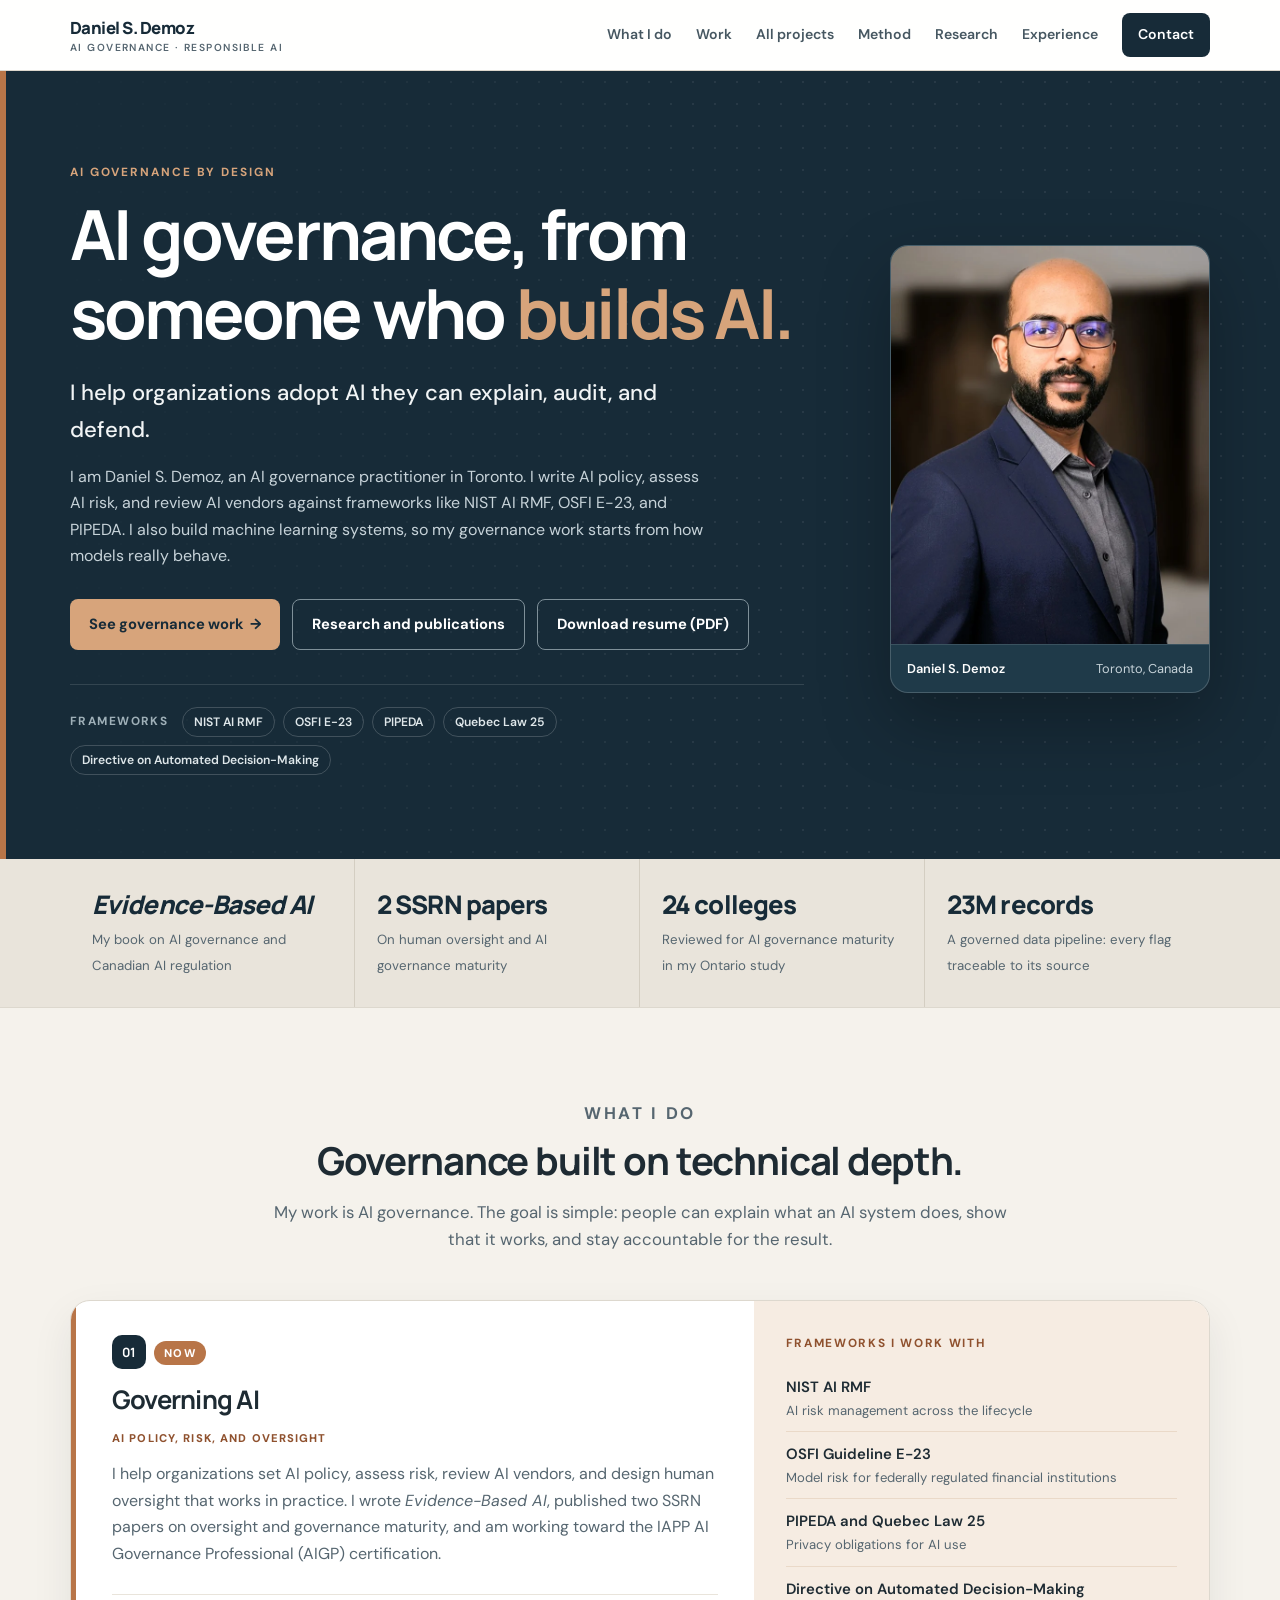
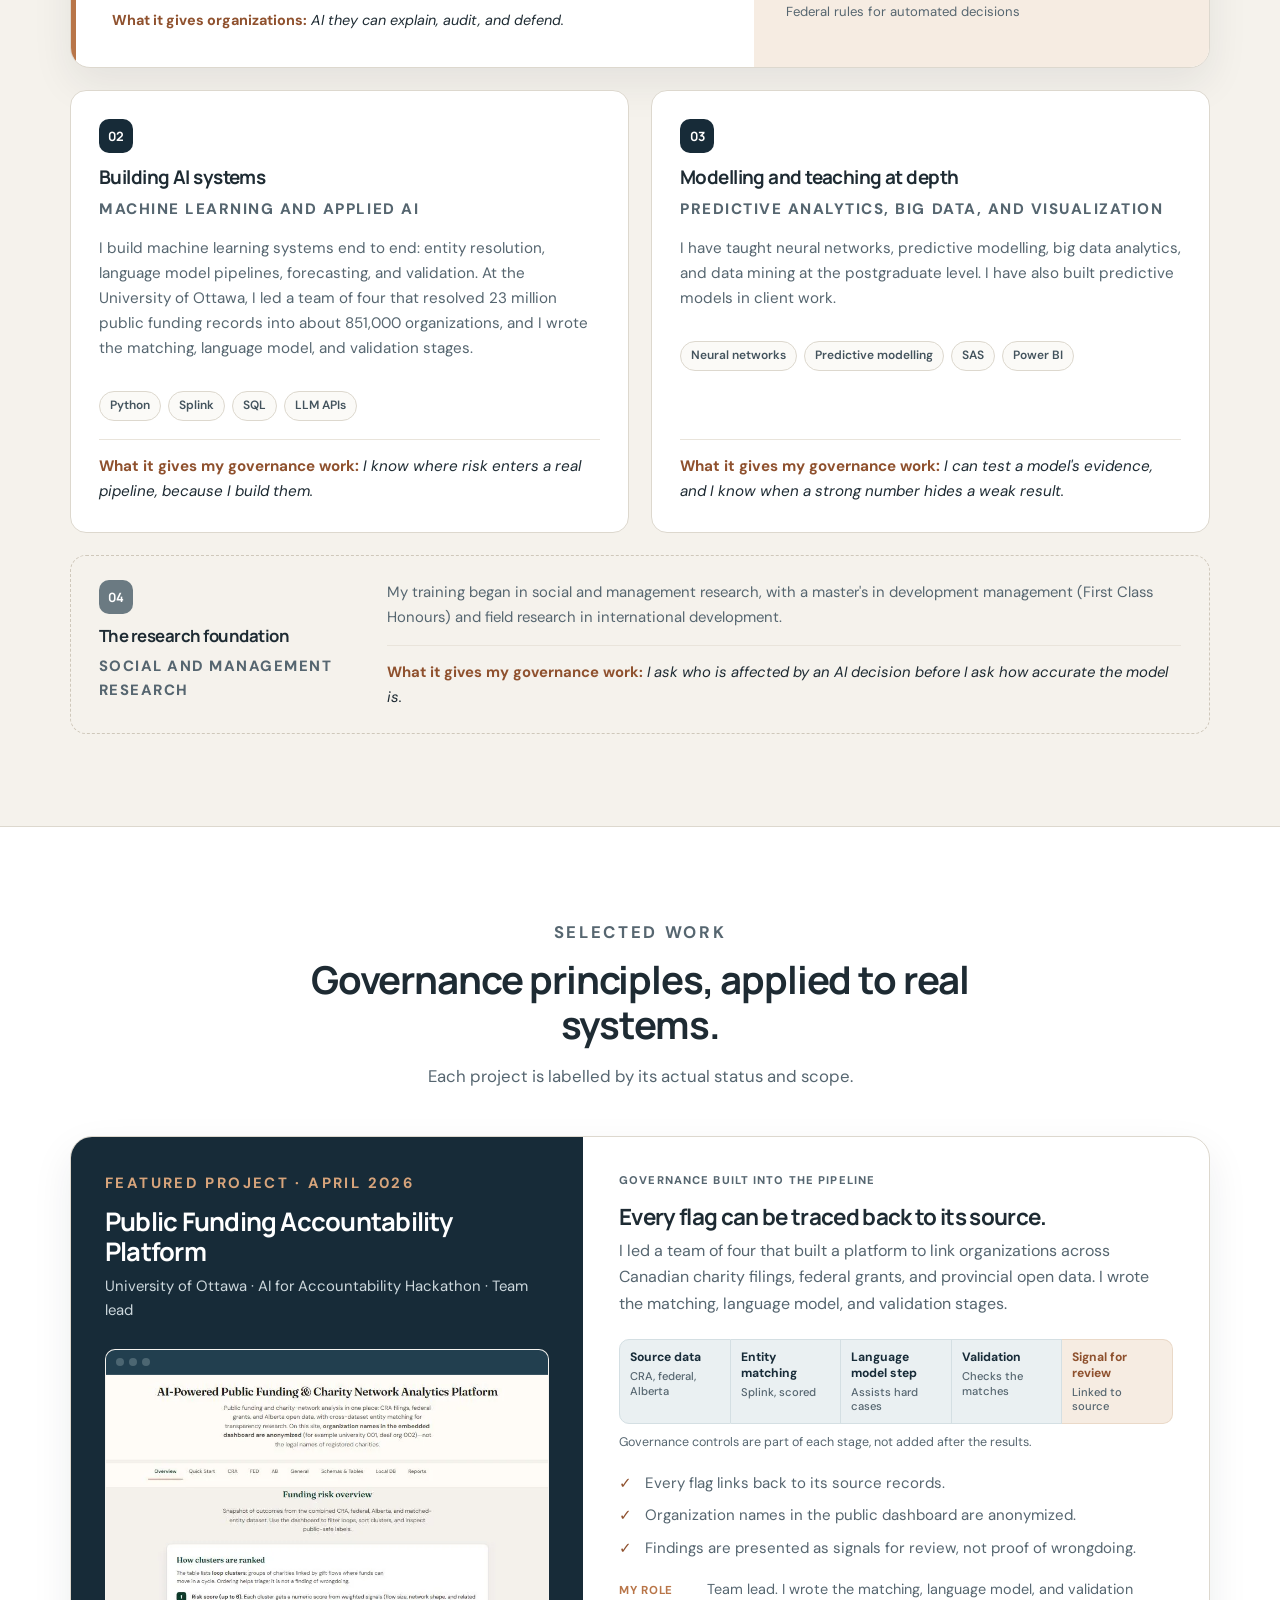
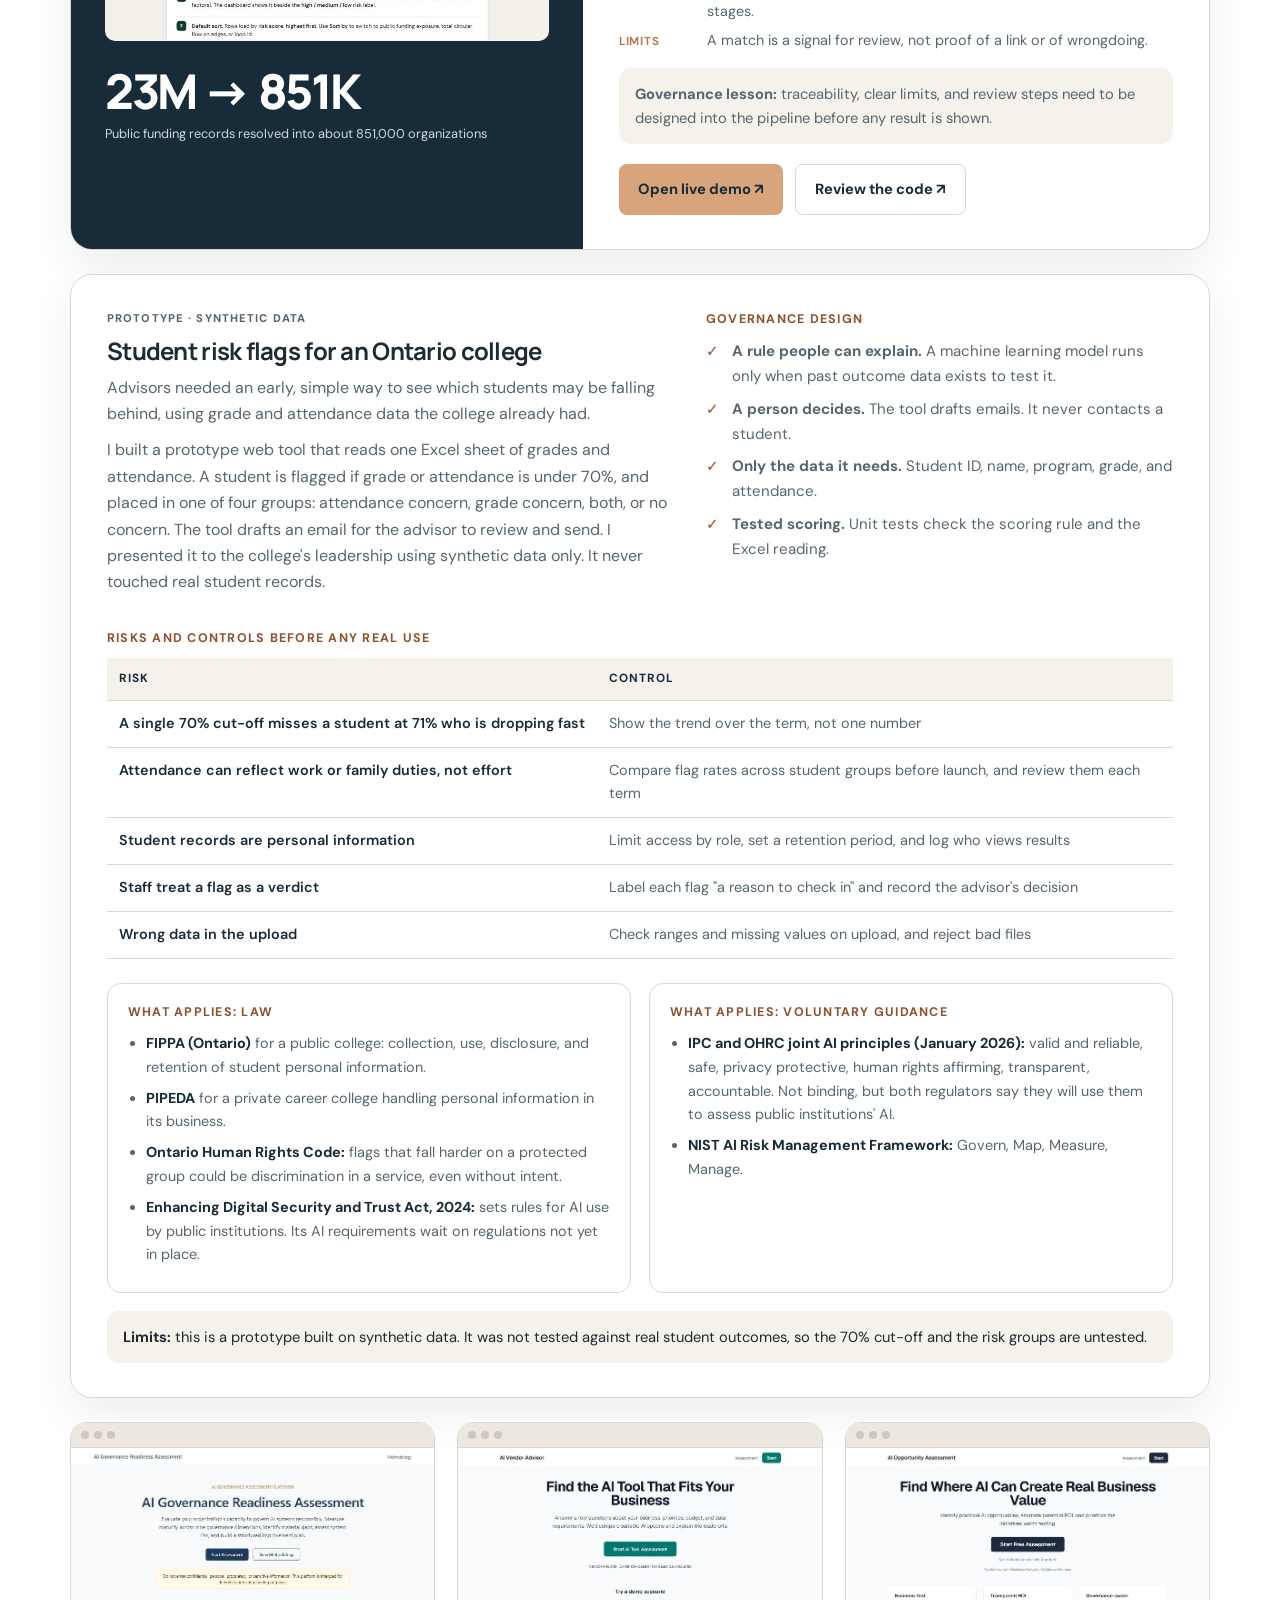
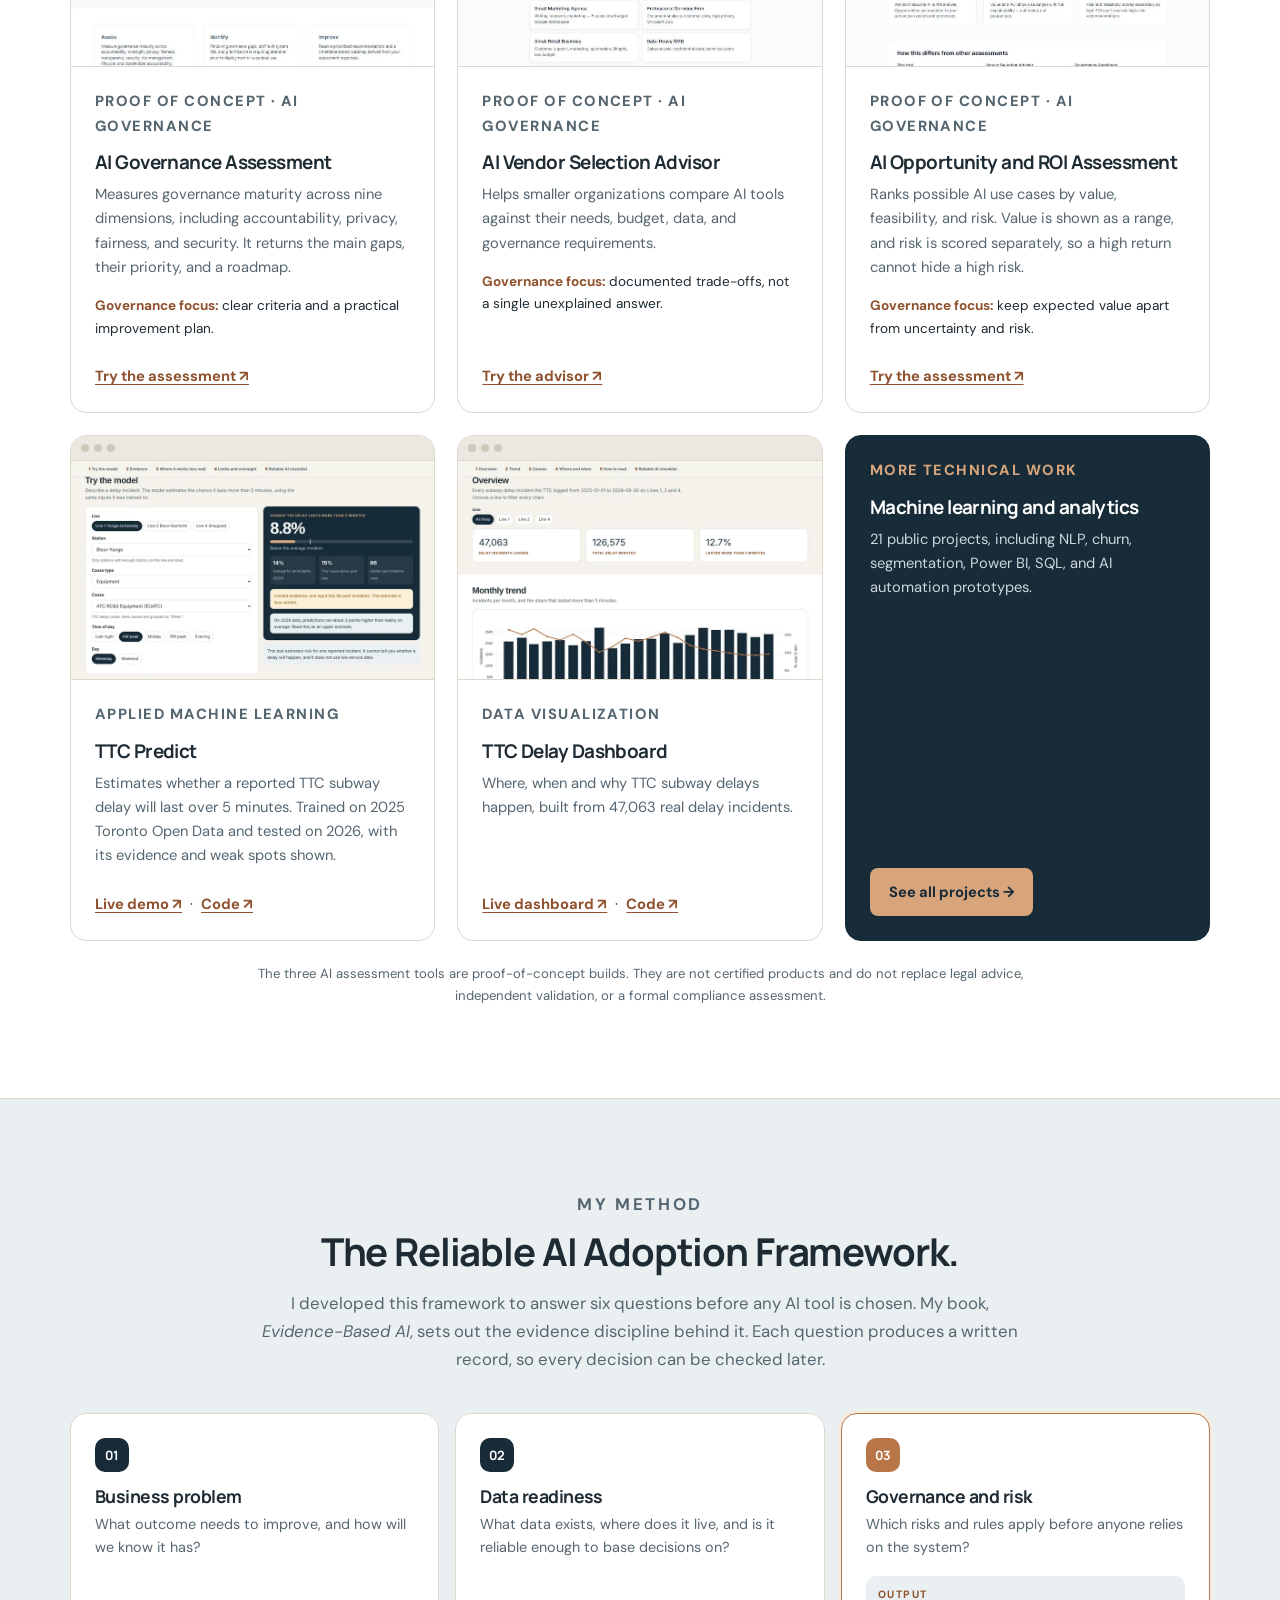
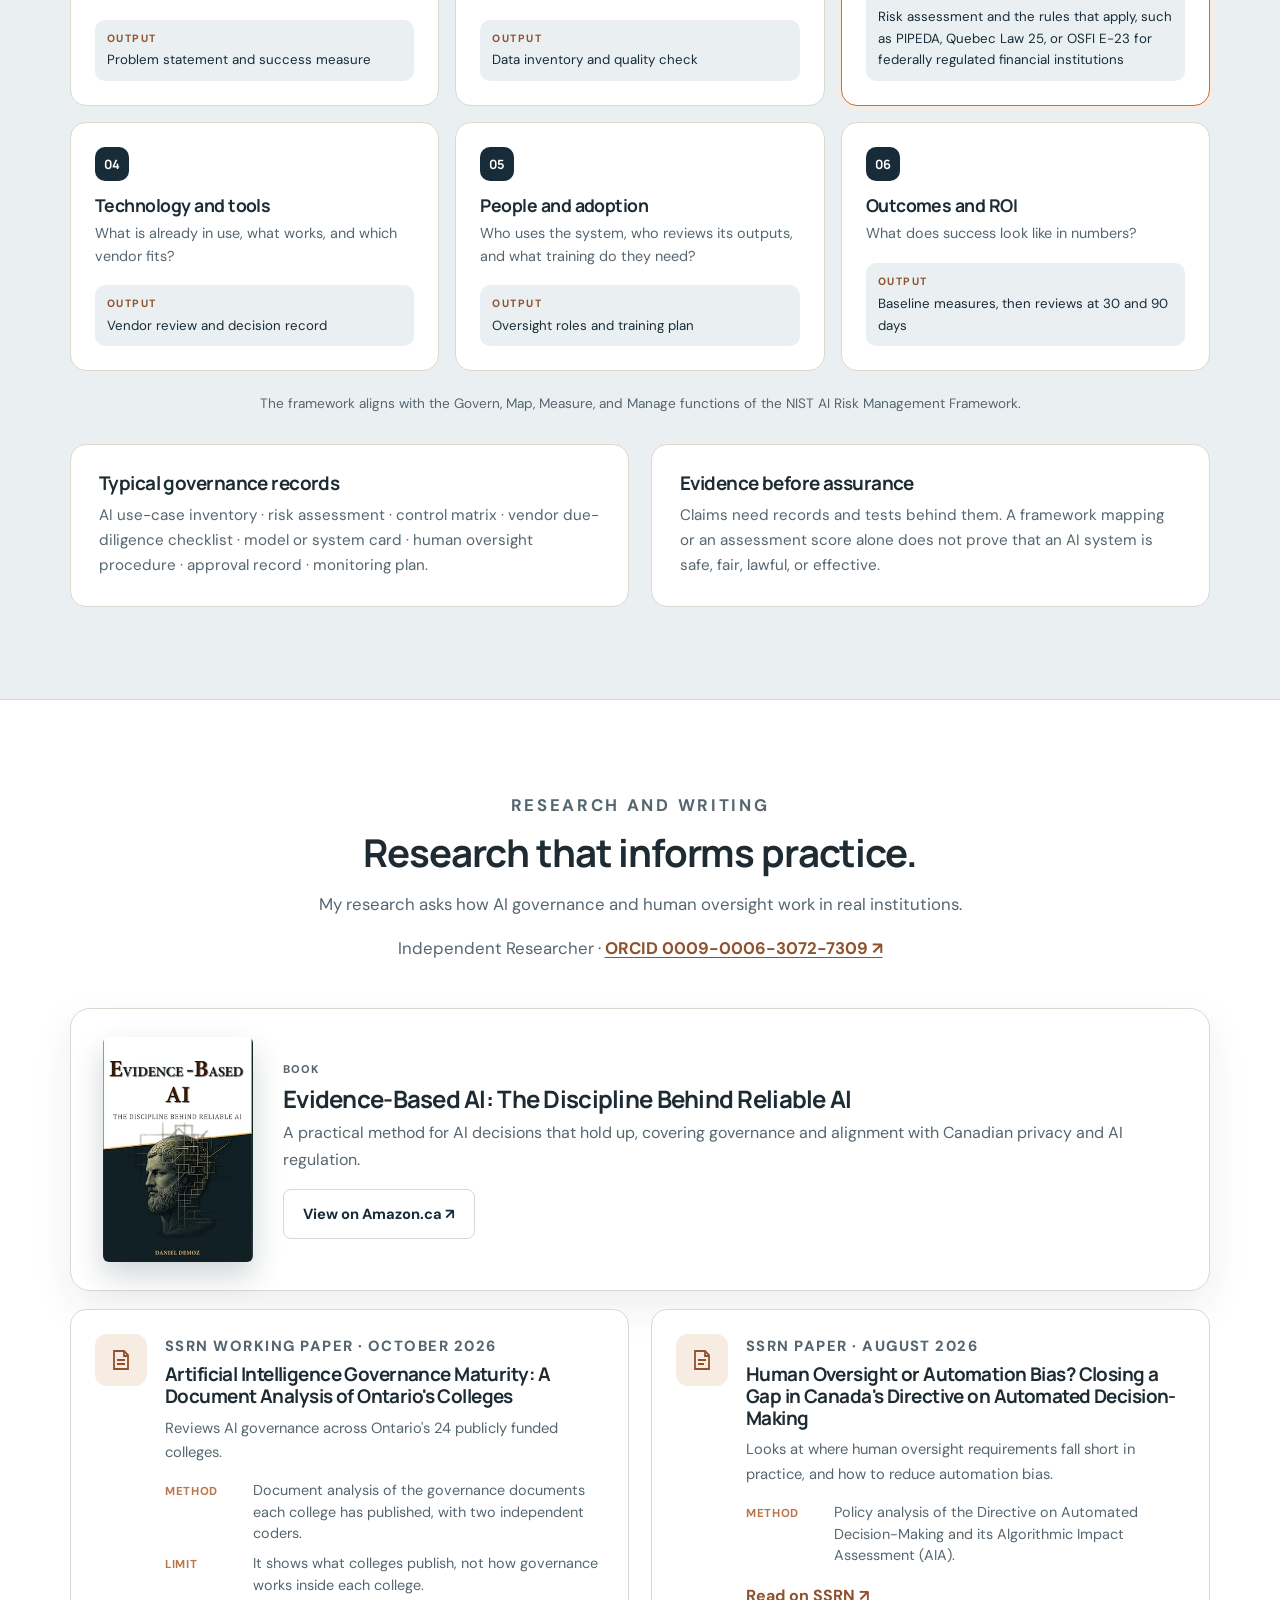
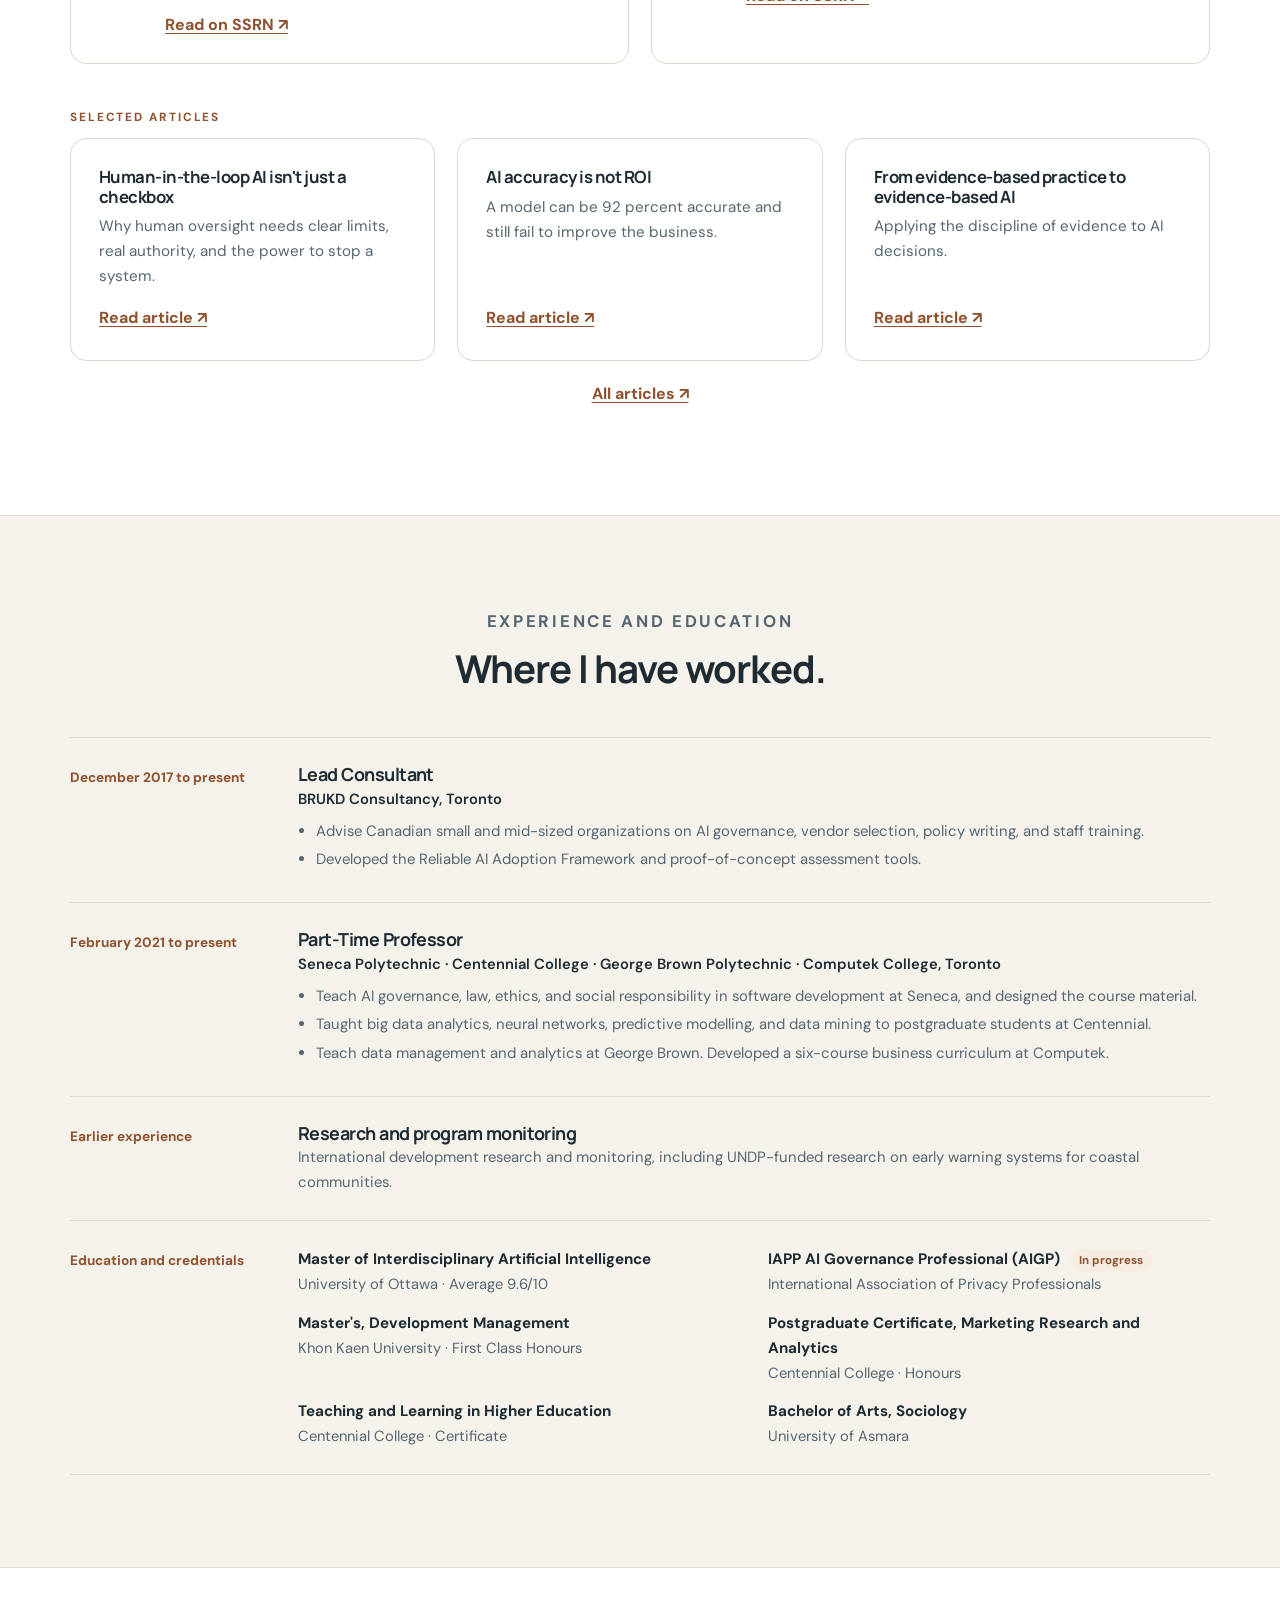
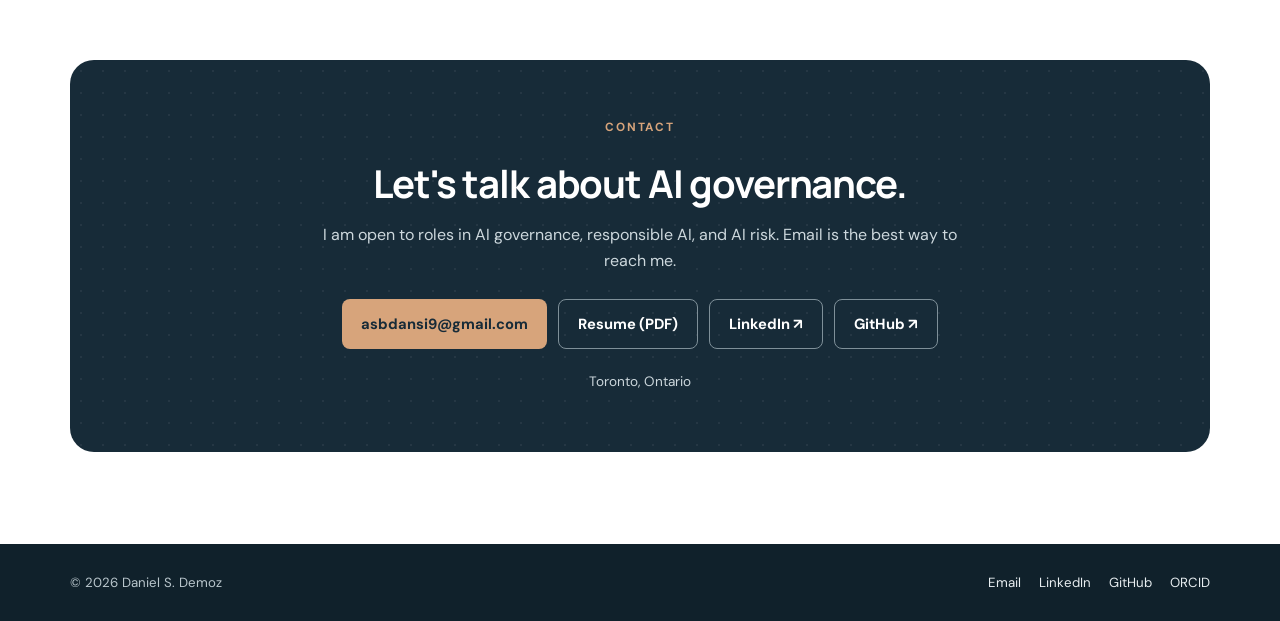
<file: index.html>
<!doctype html>
<html lang="en">
<head>
  <meta charset="utf-8">
  <meta name="viewport" content="width=device-width, initial-scale=1">
  <script>
    /* Old GitHub Pages address: send visitors to the new domain (keeps any #section) */
    if (location.hostname.endsWith('github.io')) {
      location.replace('https://www.danieldemoz.com/' + location.hash);
    }
  </script>
  <title>Daniel S. Demoz | AI Governance by Design</title>
  <meta name="description" content="Daniel S. Demoz, AI governance practitioner in Toronto. AI policy, AI risk assessment, vendor review, and human oversight, from someone who builds machine learning systems.">
  <meta name="author" content="Daniel S. Demoz">
  <meta name="theme-color" content="#172b38">
  <link rel="canonical" href="https://danieldemoz.com/">
  <meta property="og:type" content="website">
  <meta property="og:title" content="Daniel S. Demoz | AI governance, from someone who builds AI">
  <meta property="og:description" content="AI governance practitioner in Toronto. AI policy, risk, vendor review, and human oversight, from someone who builds machine learning systems.">
  <meta property="og:url" content="https://danieldemoz.com/">
  <meta property="og:image" content="https://danieldemoz.com/og-image.jpg">
  <meta property="og:image:width" content="1200">
  <meta property="og:image:height" content="630">
  <meta name="twitter:card" content="summary_large_image">
  <meta name="twitter:image" content="https://danieldemoz.com/og-image.jpg">
  <link rel="icon" href="data:image/svg+xml,%3Csvg xmlns='http://www.w3.org/2000/svg' viewBox='0 0 64 64'%3E%3Crect width='64' height='64' rx='14' fill='%23172b38'/%3E%3Ctext x='32' y='42' text-anchor='middle' font-family='Arial' font-weight='700' font-size='26' fill='%23d7a47b'%3EDD%3C/text%3E%3C/svg%3E">
  <link rel="preconnect" href="https://fonts.googleapis.com">
  <link rel="preconnect" href="https://fonts.gstatic.com" crossorigin>
  <link href="https://fonts.googleapis.com/css2?family=DM+Sans:ital,wght@0,400;0,500;0,600;0,700;1,400&family=Manrope:wght@600;700;800&display=swap" rel="stylesheet">
  <script type="application/ld+json">
  {"@context":"https://schema.org","@type":"Person","name":"Daniel S. Demoz","jobTitle":"AI Governance Practitioner","address":{"@type":"PostalAddress","addressLocality":"Toronto","addressRegion":"ON","addressCountry":"CA"},"email":"mailto:asbdansi9@gmail.com","url":"https://danieldemoz.com/","sameAs":["https://www.linkedin.com/in/daniel-s-demoz","https://github.com/DanielDemoz","https://orcid.org/0009-0006-3072-7309"],"alumniOf":"University of Ottawa","knowsAbout":["AI governance","Responsible AI","AI risk management","NIST AI RMF","Machine learning"]}
  </script>
  <style>
    :root {
      --navy: #172b38; --navy-2: #1f3a49; --navy-3: #10212b;
      --ink: #1e2b33; --muted: #566670; --paper: #f5f2ec; --white: #fff;
      --line: #ddd8ce; --line-2: #e9e4db;
      --copper: #b87548; --copper-dark: #8f512e; --copper-light: #d7a47b; --soft-copper: #f6ece2;
      --soft-blue: #eaf0f2;
      --radius: 16px; --shadow: 0 16px 40px rgba(23,43,56,.08); --max: 1140px;
    }
    * { box-sizing: border-box; }
    html { scroll-behavior: smooth; scroll-padding-top: 84px; }
    body { margin: 0; background: var(--paper); color: var(--ink); font-family: "DM Sans", system-ui, -apple-system, "Segoe UI", sans-serif; line-height: 1.65; -webkit-font-smoothing: antialiased; }
    img { max-width: 100%; height: auto; display: block; }
    a { color: inherit; }
    a:focus-visible, button:focus-visible { outline: 3px solid var(--copper); outline-offset: 3px; border-radius: 4px; }
    h1, h2, h3, .display { font-family: Manrope, "DM Sans", sans-serif; letter-spacing: -.03em; line-height: 1.15; margin: 0; }
    h2 { font-size: clamp(1.85rem, 3vw, 2.6rem); margin: .3rem 0 1rem; }
    h3 { font-size: 1.18rem; margin-bottom: .5rem; }
    p { margin: 0 0 1rem; }
    .container { width: min(var(--max), calc(100% - 40px)); margin-inline: auto; }
    .section { padding: 92px 0; border-bottom: 1px solid var(--line); }
    .section.white { background: var(--white); }
    .section.blue { background: var(--soft-blue); }
    .eyebrow { color: var(--copper-dark); text-transform: uppercase; letter-spacing: .16em; font-size: .74rem; font-weight: 700; margin: 0 0 .7rem; }
    .section-head { max-width: 740px; margin: 0 auto 46px; text-align: center; }
    .section-head p { color: var(--muted); font-size: 1.05rem; }
    .small { font-size: .85rem; }
    .skip { position: absolute; left: -999px; top: 8px; background: #fff; padding: 8px 12px; z-index: 50; }
    .skip:focus { left: 8px; }

    /* Nav */
    .nav { position: sticky; top: 0; z-index: 20; background: rgba(255,255,255,.95); backdrop-filter: blur(14px); border-bottom: 1px solid var(--line); }
    .nav-inner { min-height: 70px; display: flex; align-items: center; justify-content: space-between; gap: 24px; }
    .brand { text-decoration: none; font: 800 1.05rem Manrope, sans-serif; letter-spacing: -.03em; white-space: nowrap; color: var(--navy); }
    .brand small { display: block; color: var(--muted); font: 600 .64rem "DM Sans", sans-serif; letter-spacing: .14em; text-transform: uppercase; margin-top: 2px; }
    .nav-links { display: flex; align-items: center; gap: 24px; }
    .nav-links a { text-decoration: none; font-size: .88rem; font-weight: 600; color: #465761; }
    .nav-links a:hover { color: var(--copper-dark); }
    .nav-links .nav-cta { background: var(--navy); color: #fff; padding: 10px 16px; border-radius: 8px; }
    .nav-links .nav-cta:hover { background: var(--navy-2); color: #fff; }
    .menu-toggle { display: none; background: transparent; border: 1px solid var(--line); padding: 8px 12px; border-radius: 8px; color: var(--navy); font: 600 .9rem "DM Sans", sans-serif; cursor: pointer; }

    /* Hero */
    .hero { position: relative; background: var(--navy); color: #fff; padding: 92px 0 84px; overflow: hidden; }
    .hero::before { content: ""; position: absolute; inset: 0; background-image: radial-gradient(rgba(255,255,255,.07) 1px, transparent 1px); background-size: 22px 22px; mask-image: linear-gradient(90deg, transparent 0%, #000 55%, #000 100%); -webkit-mask-image: linear-gradient(90deg, transparent 0%, #000 55%, #000 100%); pointer-events: none; }
    .hero::after { content: ""; position: absolute; left: 0; top: 0; bottom: 0; width: 6px; background: var(--copper); }
    .hero-grid { position: relative; display: grid; grid-template-columns: minmax(0, 1.5fr) minmax(250px, .7fr); align-items: center; gap: 64px; }
    .hero .eyebrow { color: var(--copper-light); }
    .hero h1 { color: #fff; font-size: clamp(2.5rem, 5.4vw, 4.4rem); margin: .4rem 0 1.4rem; max-width: 780px; letter-spacing: -.04em; }
    .hero h1 span { color: var(--copper-light); }
    .hero-lead { color: #f1f4f5; font-size: clamp(1.15rem, 2vw, 1.38rem); max-width: 660px; margin-bottom: 1rem; font-weight: 500; }
    .hero-copy { color: #c7d3d9; max-width: 640px; }
    .hero-actions { display: flex; flex-wrap: wrap; gap: 12px; margin-top: 30px; }
    .btn { display: inline-flex; align-items: center; justify-content: center; gap: 6px; min-height: 46px; padding: 12px 19px; border-radius: 8px; text-decoration: none; font-weight: 700; font-size: .92rem; transition: transform .18s ease, background .18s ease, border-color .18s ease; }
    .btn:hover { transform: translateY(-2px); }
    .facts { margin: 14px 0 16px; display: grid; gap: 8px; }
    .facts div { display: grid; grid-template-columns: 78px 1fr; gap: 10px; font-size: .9rem; line-height: 1.5; }
    .facts dt { font-weight: 700; color: var(--copper); text-transform: uppercase; letter-spacing: .06em; font-size: .72rem; padding-top: 3px; }
    .facts dd { margin: 0; color: var(--muted); }
    .btn-copper { background: var(--copper-light); color: #172b38; }
    .btn-copper:hover { background: #e6b991; }
    .btn-outline-light { border: 1px solid #7f9099; color: #fff; }
    .btn-outline-light:hover { background: rgba(255,255,255,.08); border-color: #b9c6cc; }
    .btn-outline { border: 1px solid var(--line); color: var(--navy); background: #fff; }
    .btn-outline:hover { border-color: var(--copper); }
    .hero-frameworks { margin-top: 34px; padding-top: 22px; border-top: 1px solid rgba(255,255,255,.12); display: flex; flex-wrap: wrap; gap: 8px; align-items: center; }
    .hero-frameworks span:first-child { color: #9fb0b8; font-size: .74rem; letter-spacing: .12em; text-transform: uppercase; font-weight: 700; margin-right: 6px; }
    .chip-dark { border: 1px solid rgba(255,255,255,.18); color: #dfe7ea; border-radius: 99px; padding: 4px 11px; font-size: .76rem; font-weight: 600; }
    .portrait-wrap { max-width: 320px; justify-self: end; width: 100%; }
    .portrait { border-radius: 18px; overflow: hidden; border: 1px solid rgba(255,255,255,.18); background: var(--navy-2); box-shadow: 0 28px 70px rgba(0,0,0,.28); }
    .portrait img { width: 100%; aspect-ratio: 4 / 5; object-fit: cover; object-position: center 20%; }
    .portrait-note { color: #c7d3d9; font-size: .8rem; padding: 13px 16px; border-top: 1px solid rgba(255,255,255,.12); display: flex; justify-content: space-between; gap: 8px; }
    .portrait-note strong { color: #fff; font-weight: 600; }

    /* Proof strip */
    .proof { background: #e9e4db; border-bottom: 1px solid var(--line); }
    .proof-grid { display: grid; grid-template-columns: repeat(4, 1fr); }
    .proof-item { padding: 28px 22px; border-right: 1px solid #d4cec2; }
    .proof-item:last-child { border-right: 0; }
    .proof-value { display: block; font: 800 clamp(1.2rem, 2vw, 1.6rem) Manrope, sans-serif; letter-spacing: -.035em; color: var(--navy); margin-bottom: 4px; }
    .proof-value em { font-style: italic; }
    .proof-label { color: var(--muted); font-size: .83rem; line-height: 1.45; }

    /* Cards */
    .grid-2 { display: grid; grid-template-columns: repeat(2, minmax(0, 1fr)); gap: 22px; }
    .grid-3 { display: grid; grid-template-columns: repeat(3, minmax(0, 1fr)); gap: 22px; }
    .card { background: #fff; border: 1px solid var(--line); border-radius: var(--radius); padding: 28px; transition: box-shadow .2s ease; }
    .card:hover { box-shadow: var(--shadow); }
    .card p { color: var(--muted); font-size: .95rem; }
    .tag-row { display: flex; flex-wrap: wrap; gap: 7px; margin: 14px 0 18px; }
    .tag { border: 1px solid var(--line); background: #fbfaf7; color: #43535d; border-radius: 99px; padding: 4px 10px; font-size: .75rem; font-weight: 600; }
    .link { color: var(--copper-dark); font-weight: 700; text-decoration: underline; text-decoration-thickness: 1px; text-underline-offset: 3px; }
    .link:hover { color: var(--navy); }
    .step-num { display: inline-grid; place-items: center; width: 34px; height: 34px; border-radius: 10px; background: var(--navy); color: #fff; font: 700 .8rem Manrope, sans-serif; }
    .label { color: var(--copper-dark); text-transform: uppercase; letter-spacing: .1em; font-size: .7rem; font-weight: 800; margin: 0 0 .9rem; }
    .gives { margin: auto 0 0; padding-top: 14px; border-top: 1px solid var(--line-2); font-size: .9rem; color: var(--ink) !important; font-style: italic; }
    .gives b { font-style: normal; color: var(--copper-dark); font-weight: 700; }

    /* What I do */
    .depth-now { display: grid; grid-template-columns: 1.2fr .8fr; gap: 0; background: #fff; border: 1px solid var(--line); border-radius: 20px; overflow: hidden; box-shadow: var(--shadow); margin-bottom: 22px; }
    .depth-now-main { padding: 34px 36px; border-left: 5px solid var(--copper); display: flex; flex-direction: column; }
    .depth-now-side { background: var(--soft-copper); padding: 34px 32px; }
    .depth-now-side h4 { font: 700 .74rem "DM Sans", sans-serif; text-transform: uppercase; letter-spacing: .14em; color: var(--copper-dark); margin: 0 0 14px; }
    .now-pill { display: inline-block; background: var(--copper); color: #fff; font-size: .7rem; font-weight: 800; letter-spacing: .12em; text-transform: uppercase; padding: 3px 10px; border-radius: 99px; margin-left: 8px; vertical-align: middle; }
    .fw-list { list-style: none; padding: 0; margin: 0; }
    .fw-list li { padding: 10px 0; border-bottom: 1px solid #ead9c8; font-weight: 600; font-size: .93rem; color: var(--ink); }
    .fw-list li:last-child { border-bottom: 0; }
    .fw-list li span { display: block; font-weight: 400; color: var(--muted); font-size: .82rem; }
    .depth-card { display: flex; flex-direction: column; }
    .depth-card h3 { margin-top: 14px; }
    .foundation { display: grid; grid-template-columns: 260px 1fr; gap: 28px; align-items: start; background: transparent; border: 1px dashed #cfc8bb; border-radius: var(--radius); padding: 24px 28px; margin-top: 22px; }
    .foundation h3 { font-size: 1.05rem; margin-top: 12px; }
    .foundation p { color: var(--muted); font-size: .93rem; }

    /* Work */
    .featured { background: #fff; border: 1px solid var(--line); border-radius: 22px; overflow: hidden; display: grid; grid-template-columns: .9fr 1.1fr; box-shadow: var(--shadow); }
    .featured-aside { background: var(--navy); color: #fff; padding: 34px; display: flex; flex-direction: column; gap: 26px; }
    .featured-aside .eyebrow { color: var(--copper-light); }
    .featured-aside h3 { color: #fff; font-size: 1.6rem; }
    .featured-aside p { color: #cdd8dd; font-size: .93rem; }
    .featured-number { font: 800 clamp(2rem, 4vw, 3rem) Manrope, sans-serif; letter-spacing: -.05em; line-height: 1; }
    .featured-number-label { color: #cdd8dd; font-size: .8rem; margin-top: 8px; }
    .shot { border-radius: 10px; overflow: hidden; border: 1px solid var(--line); background: #f3f1ec; }
    .shot-bar { display: flex; gap: 5px; padding: 8px 10px; background: #ece8e1; border-bottom: 1px solid var(--line); }
    .shot-bar i { width: 8px; height: 8px; border-radius: 50%; background: #cfc8bb; }
    .shot img { width: 100%; aspect-ratio: 5 / 3; object-fit: cover; object-position: top; }
    .featured-aside .shot { border-color: rgba(255,255,255,.15); }
    .featured-aside .shot-bar { background: #223f4f; border-color: rgba(255,255,255,.1); }
    .featured-aside .shot-bar i { background: #4c6672; }
    .featured-body { padding: 34px 36px; }
    .featured-body > p { color: var(--muted); }
    .pipeline { display: flex; flex-wrap: wrap; align-items: stretch; gap: 0; margin: 22px 0 8px; }
    .pipe { flex: 1 1 0; min-width: 96px; background: var(--soft-blue); border: 1px solid #d4dfe3; padding: 10px 10px 9px; position: relative; font-size: .76rem; line-height: 1.3; color: var(--navy); font-weight: 700; }
    .pipe small { display: block; font-weight: 500; color: var(--muted); margin-top: 3px; font-size: .7rem; }
    .pipe + .pipe { border-left: 0; }
    .pipe:first-child { border-radius: 10px 0 0 10px; }
    .pipe:last-child { border-radius: 0 10px 10px 0; background: var(--soft-copper); border-color: #ead9c8; color: var(--copper-dark); }
    .pipe-caption { font-size: .78rem; color: var(--muted); margin-bottom: 18px; }
    .check-list { padding: 0; list-style: none; margin: 14px 0 18px; }
    .check-list li { position: relative; padding-left: 26px; margin: 8px 0; color: var(--muted); font-size: .94rem; }
    .check-list li::before { content: "✓"; position: absolute; left: 0; color: var(--copper-dark); font-weight: 800; }
    .lesson { background: var(--paper); border-radius: 12px; padding: 14px 16px; font-size: .92rem; margin-bottom: 20px; }
    .project-card { display: flex; flex-direction: column; padding: 0; overflow: hidden; }
    .project-card .shot { border: 0; border-bottom: 1px solid var(--line); border-radius: 0; }
    .project-body { padding: 22px 24px 24px; display: flex; flex-direction: column; flex: 1; }
    .project-body p { font-size: .92rem; }
    .project-body .focus { font-size: .85rem; color: var(--ink); }
    .project-body .focus b { color: var(--copper-dark); }
    .project-links { margin-top: auto; padding-top: 8px; font-size: .92rem; }
    .case { margin-top: 24px; background: #fff; border: 1px solid var(--line); border-radius: 22px; padding: 34px 36px; box-shadow: var(--shadow); }
    .case-head { display: grid; grid-template-columns: 1.1fr .9fr; gap: 28px; align-items: start; margin-bottom: 22px; }
    .case-head h3 { font-size: 1.5rem; margin: 0 0 10px; }
    .case-head p { color: var(--muted); margin: 0 0 10px; }
    .case h4 { font-size: .78rem; text-transform: uppercase; letter-spacing: .1em; color: var(--copper-dark); margin: 0 0 10px; }
    .case-table { width: 100%; border-collapse: collapse; font-size: .9rem; margin: 0 0 24px; }
    .case-table th, .case-table td { text-align: left; vertical-align: top; padding: 11px 12px; border-bottom: 1px solid var(--line); }
    .case-table th { font-size: .74rem; text-transform: uppercase; letter-spacing: .08em; color: var(--navy); background: var(--paper); }
    .case-table td { color: var(--muted); }
    .case-table td:first-child { color: var(--navy); font-weight: 600; width: 46%; }
    .rules { display: grid; grid-template-columns: 1fr 1fr; gap: 18px; margin-bottom: 18px; }
    .rules > div { border: 1px solid var(--line); border-radius: 14px; padding: 18px 20px; }
    .rules ul { margin: 0; padding-left: 18px; }
    .rules li { color: var(--muted); font-size: .9rem; margin: 7px 0; }
    .rules li b { color: var(--navy); }
    @media (max-width: 720px) { .case { padding: 24px 20px; } .case-head, .rules { grid-template-columns: 1fr; } .case-table td:first-child { width: auto; } }
    .disclaimer { font-size: .82rem; color: var(--muted); margin: 22px auto 0; max-width: 820px; text-align: center; }

    /* Method */
    .method-intro { max-width: 760px; margin: 0 auto 40px; text-align: center; }
    .method-intro p { color: var(--muted); font-size: 1.05rem; }
    .lifecycle { display: grid; grid-template-columns: repeat(3, 1fr); gap: 16px; position: relative; }
    .life-step { background: #fff; border: 1px solid var(--line); border-radius: 16px; padding: 24px; display: flex; flex-direction: column; position: relative; }
    .life-step.is-focus { border-color: var(--copper); box-shadow: 0 0 0 3px var(--soft-copper); }
    .life-step h3 { margin: 14px 0 6px; font-size: 1.1rem; }
    .life-step .q { color: var(--muted); font-size: .9rem; }
    .output { margin-top: auto; display: block; background: var(--soft-blue); border-radius: 10px; padding: 10px 12px; font-size: .83rem; color: var(--navy); }
    .output b { display: block; font-size: .66rem; letter-spacing: .14em; text-transform: uppercase; color: var(--copper-dark); margin-bottom: 2px; }
    .method-note { text-align: center; font-size: .85rem; color: var(--muted); margin: 22px 0 0; }

    /* Research */
    .book { display: grid; grid-template-columns: 150px 1fr; gap: 30px; align-items: center; background: #fff; border: 1px solid var(--line); border-radius: 20px; padding: 28px 32px; box-shadow: var(--shadow); margin-bottom: 18px; }
    .book img { width: 150px; border-radius: 6px; box-shadow: 0 14px 30px rgba(23,43,56,.2); }
    .book h3 { font-size: 1.5rem; }
    .book p { color: var(--muted); }
    .paper { display: grid; grid-template-columns: 52px 1fr; gap: 18px; padding: 24px; background: #fff; border: 1px solid var(--line); border-radius: 16px; }
    .paper-icon { width: 52px; height: 52px; display: grid; place-items: center; border-radius: 12px; color: var(--copper-dark); background: var(--soft-copper); }
    .paper-icon svg { width: 24px; height: 24px; }
    .paper p { color: var(--muted); font-size: .92rem; }
    .type { color: var(--copper-dark); font-size: .7rem; font-weight: 800; text-transform: uppercase; letter-spacing: .1em; margin-bottom: 6px; }
    .article { display: flex; flex-direction: column; }
    .article h3 { font-size: 1.05rem; }
    .article .link { margin-top: auto; }

    /* Experience */
    .timeline { border-top: 1px solid var(--line); }
    .timeline-item { display: grid; grid-template-columns: 200px 1fr; gap: 28px; padding: 26px 0; border-bottom: 1px solid var(--line); }
    .timeline-date { color: var(--copper-dark); font-weight: 700; font-size: .85rem; padding-top: 3px; }
    .timeline-item h3 { font-size: 1.12rem; margin-bottom: 2px; }
    .timeline-item .org { color: var(--ink); font-weight: 600; font-size: .92rem; margin-bottom: 8px; }
    .timeline-item ul { margin: 0; padding-left: 18px; color: var(--muted); font-size: .93rem; }
    .timeline-item li { margin: 4px 0; }
    .timeline-item p { color: var(--muted); font-size: .93rem; margin: 0; }
    .edu-grid { display: grid; grid-template-columns: repeat(2, 1fr); gap: 14px 28px; }
    .edu-grid div { font-size: .92rem; color: var(--muted); }
    .edu-grid strong { display: block; color: var(--ink); font-size: .95rem; }
    .status { display: inline-block; font-size: .72rem; font-weight: 700; color: var(--copper-dark); background: var(--soft-copper); border-radius: 99px; padding: 2px 9px; margin-left: 6px; }

    /* Contact */
    .contact-panel { position: relative; overflow: hidden; background: var(--navy); color: #fff; border-radius: 24px; padding: clamp(30px, 5vw, 58px); text-align: center; }
    .contact-panel::before { content: ""; position: absolute; inset: 0; background-image: radial-gradient(rgba(255,255,255,.06) 1px, transparent 1px); background-size: 22px 22px; pointer-events: none; }
    .contact-panel > * { position: relative; }
    .contact-panel .eyebrow { color: var(--copper-light); }
    .contact-panel h2 { color: #fff; }
    .contact-panel p { color: #cdd8dd; max-width: 640px; margin: 0 auto 24px; }
    .contact-links { display: flex; flex-wrap: wrap; justify-content: center; gap: 11px; }
    footer { background: var(--navy-3); color: #b9c6cc; padding: 28px 0; font-size: .83rem; }
    .footer-inner { display: flex; justify-content: space-between; align-items: center; gap: 20px; }
    .footer-links { display: flex; gap: 18px; }
    footer a { color: #e7edf0; text-decoration: none; }
    footer a:hover { color: var(--copper-light); }

    /* Responsive */
    @media (max-width: 960px) {
      .nav-links { gap: 14px; }
      .nav-links a { font-size: .82rem; }
      .hero-grid { gap: 36px; }
      .grid-3 { grid-template-columns: repeat(2, minmax(0, 1fr)); }
      .featured, .depth-now { grid-template-columns: 1fr; }
      .lifecycle { grid-template-columns: repeat(2, 1fr); }
    }
    @media (max-width: 720px) {
      .container { width: min(100% - 32px, var(--max)); }
      .section { padding: 64px 0; }
      .nav-inner { min-height: 62px; }
      .menu-toggle { display: inline-block; }
      .nav-links { display: none; position: absolute; top: 62px; left: 0; right: 0; padding: 12px 20px 20px; background: #fff; border-bottom: 1px solid var(--line); flex-direction: column; align-items: stretch; gap: 0; }
      .nav-links.open { display: flex; }
      .nav-links a { padding: 11px 4px; font-size: .96rem; }
      .nav-links .nav-cta { text-align: center; margin-top: 8px; }
      .hero { padding: 58px 0 56px; }
      .hero-grid { grid-template-columns: 1fr; gap: 32px; }
      .portrait-wrap { justify-self: start; max-width: 200px; order: -1; }
      .portrait-note { flex-direction: column; gap: 0; }
      .proof-grid { grid-template-columns: repeat(2, 1fr); }
      .proof-item { padding: 20px 14px; border-bottom: 1px solid #d4cec2; }
      .proof-item:nth-child(2) { border-right: 0; }
      .proof-item:nth-child(n+3) { border-bottom: 0; }
      .grid-2, .grid-3, .lifecycle, .edu-grid { grid-template-columns: 1fr; }
      .depth-now-main, .depth-now-side, .featured-body, .featured-aside { padding: 26px 22px; }
      .foundation { grid-template-columns: 1fr; gap: 6px; padding: 22px; }
      .pipe { flex: 1 1 45%; border-left: 1px solid #d4dfe3 !important; border-radius: 0 !important; }
      .pipeline { gap: 6px; }
      .pipe { border-radius: 8px !important; }
      .book { grid-template-columns: 90px 1fr; gap: 18px; padding: 22px; }
      .book img { width: 90px; }
      .book h3 { font-size: 1.2rem; }
      .paper { grid-template-columns: 1fr; gap: 12px; padding: 20px; }
      .timeline-item { grid-template-columns: 1fr; gap: 4px; }
      .footer-inner { flex-direction: column; align-items: flex-start; }
    }
    @media (prefers-reduced-motion: reduce) {
      html { scroll-behavior: auto; }
      *, *::before, *::after { transition-duration: .01ms !important; }
    }
  </style>
</head>
<body>
  <a class="skip" href="#main">Skip to content</a>

  <nav class="nav" aria-label="Main navigation">
    <div class="container nav-inner">
      <a class="brand" href="#top">Daniel S. Demoz<small>AI governance · responsible AI</small></a>
      <button class="menu-toggle" type="button" aria-expanded="false" aria-controls="nav-links">Menu</button>
      <div class="nav-links" id="nav-links">
        <a href="#focus">What I do</a>
        <a href="#work">Work</a>
        <a href="/projects">All projects</a>
        <a href="#method">Method</a>
        <a href="#research">Research</a>
        <a href="#experience">Experience</a>
        <a class="nav-cta" href="#contact">Contact</a>
      </div>
    </div>
  </nav>

  <main id="main">
    <!-- Hero -->
    <header class="hero" id="top">
      <div class="container hero-grid">
        <div>
          <p class="eyebrow">AI Governance by Design</p>
          <h1>AI governance, from someone who <span>builds AI.</span></h1>
          <p class="hero-lead">I help organizations adopt AI they can explain, audit, and defend.</p>
          <p class="hero-copy">I am Daniel S. Demoz, an AI governance practitioner in Toronto. I write AI policy, assess AI risk, and review AI vendors against frameworks like NIST AI RMF, OSFI E-23, and PIPEDA. I also build machine learning systems, so my governance work starts from how models really behave.</p>
          <div class="hero-actions">
            <a class="btn btn-copper" href="#work">See governance work <span aria-hidden="true">→</span></a>
            <a class="btn btn-outline-light" href="#research">Research and publications</a>
            <a class="btn btn-outline-light" href="Daniel-Demoz-Resume.pdf" target="_blank" rel="noopener">Download resume (PDF)</a>
          </div>
          <div class="hero-frameworks" aria-label="Frameworks I work with">
            <span>Frameworks</span>
            <span class="chip-dark">NIST AI RMF</span>
            <span class="chip-dark">OSFI E-23</span>
            <span class="chip-dark">PIPEDA</span>
            <span class="chip-dark">Quebec Law 25</span>
            <span class="chip-dark">Directive on Automated Decision-Making</span>
          </div>
        </div>
        <div class="portrait-wrap">
          <div class="portrait">
            <img src="img/daniel.webp" alt="Daniel S. Demoz" width="700" height="851">
            <div class="portrait-note"><strong>Daniel S. Demoz</strong><span>Toronto, Canada</span></div>
          </div>
        </div>
      </div>
    </header>

    <!-- Proof strip -->
    <section class="proof" aria-label="Highlights">
      <div class="container proof-grid">
        <div class="proof-item"><span class="proof-value"><em>Evidence-Based AI</em></span><span class="proof-label">My book on AI governance and Canadian AI regulation</span></div>
        <div class="proof-item"><span class="proof-value">2 SSRN papers</span><span class="proof-label">On human oversight and AI governance maturity</span></div>
        <div class="proof-item"><span class="proof-value">24 colleges</span><span class="proof-label">Reviewed for AI governance maturity in my Ontario study</span></div>
        <div class="proof-item"><span class="proof-value">23M records</span><span class="proof-label">A governed data pipeline: every flag traceable to its source</span></div>
      </div>
    </section>

    <!-- What I do -->
    <section class="section" id="focus">
      <div class="container">
        <div class="section-head">
          <p class="eyebrow">What I do</p>
          <h2>Governance built on technical depth.</h2>
          <p>My work is AI governance. The goal is simple: people can explain what an AI system does, show that it works, and stay accountable for the result.</p>
        </div>

        <article class="depth-now">
          <div class="depth-now-main">
            <div><span class="step-num">01</span><span class="now-pill">Now</span></div>
            <h3 style="font-size:1.6rem;margin-top:16px">Governing AI</h3>
            <p class="label" style="margin-top:6px">AI policy, risk, and oversight</p>
            <p style="color:var(--muted)">I help organizations set AI policy, assess risk, review AI vendors, and design human oversight that works in practice. I wrote <em>Evidence-Based AI</em>, published two SSRN papers on oversight and governance maturity, and am working toward the IAPP AI Governance Professional (AIGP) certification.</p>
            <p class="gives"><b>What it gives organizations:</b> AI they can explain, audit, and defend.</p>
          </div>
          <aside class="depth-now-side">
            <h4>Frameworks I work with</h4>
            <ul class="fw-list">
              <li>NIST AI RMF<span>AI risk management across the lifecycle</span></li>
              <li>OSFI Guideline E-23<span>Model risk for federally regulated financial institutions</span></li>
              <li>PIPEDA and Quebec Law 25<span>Privacy obligations for AI use</span></li>
              <li>Directive on Automated Decision-Making<span>Federal rules for automated decisions</span></li>
            </ul>
          </aside>
        </article>

        <div class="grid-2">
          <article class="card depth-card">
            <span class="step-num">02</span>
            <h3>Building AI systems</h3>
            <p class="label">Machine learning and applied AI</p>
            <p>I build machine learning systems end to end: entity resolution, language model pipelines, forecasting, and validation. At the University of Ottawa, I led a team of four that resolved 23 million public funding records into about 851,000 organizations, and I wrote the matching, language model, and validation stages.</p>
            <div class="tag-row"><span class="tag">Python</span><span class="tag">Splink</span><span class="tag">SQL</span><span class="tag">LLM APIs</span></div>
            <p class="gives"><b>What it gives my governance work:</b> I know where risk enters a real pipeline, because I build them.</p>
          </article>
          <article class="card depth-card">
            <span class="step-num">03</span>
            <h3>Modelling and teaching at depth</h3>
            <p class="label">Predictive analytics, big data, and visualization</p>
            <p>I have taught neural networks, predictive modelling, big data analytics, and data mining at the postgraduate level. I have also built predictive models in client work.</p>
            <div class="tag-row"><span class="tag">Neural networks</span><span class="tag">Predictive modelling</span><span class="tag">SAS</span><span class="tag">Power BI</span></div>
            <p class="gives"><b>What it gives my governance work:</b> I can test a model's evidence, and I know when a strong number hides a weak result.</p>
          </article>
        </div>

        <div class="foundation">
          <div><span class="step-num" style="background:#6b7a82">04</span><h3>The research foundation</h3><p class="label" style="margin:4px 0 0;color:var(--muted)">Social and management research</p></div>
          <div>
            <p>My training began in social and management research, with a master's in development management (First Class Honours) and field research in international development.</p>
            <p class="gives" style="margin-top:0"><b>What it gives my governance work:</b> I ask who is affected by an AI decision before I ask how accurate the model is.</p>
          </div>
        </div>
      </div>
    </section>

    <!-- Selected work -->
    <section class="section white" id="work">
      <div class="container">
        <div class="section-head">
          <p class="eyebrow">Selected work</p>
          <h2>Governance principles, applied to real systems.</h2>
          <p>Each project is labelled by its actual status and scope.</p>
        </div>

        <article class="featured">
          <div class="featured-aside">
            <div>
              <p class="eyebrow">Featured project · April 2026</p>
              <h3>Public Funding Accountability Platform</h3>
              <p style="margin:6px 0 0">University of Ottawa · AI for Accountability Hackathon · Team lead</p>
            </div>
            <div class="shot"><div class="shot-bar"><i></i><i></i><i></i></div><img src="img/funding.webp" alt="Screenshot of the Public Funding Accountability Platform dashboard" loading="lazy" width="799" height="479"></div>
            <div>
              <div class="featured-number">23M → 851K</div>
              <div class="featured-number-label">Public funding records resolved into about 851,000 organizations</div>
            </div>
          </div>
          <div class="featured-body">
            <p class="label">Governance built into the pipeline</p>
            <h3 style="font-size:1.4rem">Every flag can be traced back to its source.</h3>
            <p>I led a team of four that built a platform to link organizations across Canadian charity filings, federal grants, and provincial open data. I wrote the matching, language model, and validation stages.</p>
            <div class="pipeline" aria-label="Pipeline stages">
              <div class="pipe">Source data<small>CRA, federal, Alberta</small></div>
              <div class="pipe">Entity matching<small>Splink, scored</small></div>
              <div class="pipe">Language model step<small>Assists hard cases</small></div>
              <div class="pipe">Validation<small>Checks the matches</small></div>
              <div class="pipe">Signal for review<small>Linked to source</small></div>
            </div>
            <p class="pipe-caption">Governance controls are part of each stage, not added after the results.</p>
            <ul class="check-list">
              <li>Every flag links back to its source records.</li>
              <li>Organization names in the public dashboard are anonymized.</li>
              <li>Findings are presented as signals for review, not proof of wrongdoing.</li>
            </ul>
            <dl class="facts">
              <div><dt>My role</dt><dd>Team lead. I wrote the matching, language model, and validation stages.</dd></div>
              <div><dt>Limits</dt><dd>A match is a signal for review, not proof of a link or of wrongdoing.</dd></div>
            </dl>
            <p class="lesson"><strong>Governance lesson:</strong> traceability, clear limits, and review steps need to be designed into the pipeline before any result is shown.</p>
            <div class="hero-actions" style="margin-top:0">
              <a class="btn btn-copper" href="https://danieldemoz.github.io/evidence-ai-funding-audit/" target="_blank" rel="noopener">Open live demo ↗</a>
              <a class="btn btn-outline" href="https://github.com/DanielDemoz/evidence-ai-funding-audit" target="_blank" rel="noopener">Review the code ↗</a>
            </div>
          </div>
        </article>

        <article class="case" aria-labelledby="case-c">
          <div class="case-head">
            <div>
              <p class="label">Prototype · synthetic data</p>
              <h3 id="case-c">Student risk flags for an Ontario college</h3>
              <p>Advisors needed an early, simple way to see which students may be falling behind, using grade and attendance data the college already had.</p>
              <p>I built a prototype web tool that reads one Excel sheet of grades and attendance. A student is flagged if grade or attendance is under 70%, and placed in one of four groups: attendance concern, grade concern, both, or no concern. The tool drafts an email for the advisor to review and send. I presented it to the college's leadership using synthetic data only. It never touched real student records.</p>
            </div>
            <div>
              <h4>Governance design</h4>
              <ul class="check-list" style="margin-top:0">
                <li><b>A rule people can explain.</b> A machine learning model runs only when past outcome data exists to test it.</li>
                <li><b>A person decides.</b> The tool drafts emails. It never contacts a student.</li>
                <li><b>Only the data it needs.</b> Student ID, name, program, grade, and attendance.</li>
                <li><b>Tested scoring.</b> Unit tests check the scoring rule and the Excel reading.</li>
              </ul>
            </div>
          </div>
          <h4>Risks and controls before any real use</h4>
          <div style="overflow-x:auto">
            <table class="case-table">
              <thead><tr><th scope="col">Risk</th><th scope="col">Control</th></tr></thead>
              <tbody>
                <tr><td>A single 70% cut-off misses a student at 71% who is dropping fast</td><td>Show the trend over the term, not one number</td></tr>
                <tr><td>Attendance can reflect work or family duties, not effort</td><td>Compare flag rates across student groups before launch, and review them each term</td></tr>
                <tr><td>Student records are personal information</td><td>Limit access by role, set a retention period, and log who views results</td></tr>
                <tr><td>Staff treat a flag as a verdict</td><td>Label each flag "a reason to check in" and record the advisor's decision</td></tr>
                <tr><td>Wrong data in the upload</td><td>Check ranges and missing values on upload, and reject bad files</td></tr>
              </tbody>
            </table>
          </div>
          <div class="rules">
            <div>
              <h4>What applies: law</h4>
              <ul>
                <li><b>FIPPA (Ontario)</b> for a public college: collection, use, disclosure, and retention of student personal information.</li>
                <li><b>PIPEDA</b> for a private career college handling personal information in its business.</li>
                <li><b>Ontario Human Rights Code:</b> flags that fall harder on a protected group could be discrimination in a service, even without intent.</li>
                <li><b>Enhancing Digital Security and Trust Act, 2024:</b> sets rules for AI use by public institutions. Its AI requirements wait on regulations not yet in place.</li>
              </ul>
            </div>
            <div>
              <h4>What applies: voluntary guidance</h4>
              <ul>
                <li><b>IPC and OHRC joint AI principles (January 2026):</b> valid and reliable, safe, privacy protective, human rights affirming, transparent, accountable. Not binding, but both regulators say they will use them to assess public institutions' AI.</li>
                <li><b>NIST AI Risk Management Framework:</b> Govern, Map, Measure, Manage.</li>
              </ul>
            </div>
          </div>
          <p class="lesson" style="margin:0"><strong>Limits:</strong> this is a prototype built on synthetic data. It was not tested against real student outcomes, so the 70% cut-off and the risk groups are untested.</p>
        </article>

        <div class="grid-3" style="margin-top:24px">
          <article class="card project-card">
            <div class="shot"><div class="shot-bar"><i></i><i></i><i></i></div><img src="img/governance.webp" alt="Screenshot of the AI Governance Readiness Assessment" loading="lazy" width="799" height="479"></div>
            <div class="project-body">
              <p class="label">Proof of concept · AI governance</p>
              <h3>AI Governance Assessment</h3>
              <p>Measures governance maturity across nine dimensions, including accountability, privacy, fairness, and security. It returns the main gaps, their priority, and a roadmap.</p>
              <p class="focus"><b>Governance focus:</b> clear criteria and a practical improvement plan.</p>
              <div class="project-links"><a class="link" href="https://danieldemoz.github.io/ai-governance-assessment/" target="_blank" rel="noopener">Try the assessment ↗</a></div>
            </div>
          </article>
          <article class="card project-card">
            <div class="shot"><div class="shot-bar"><i></i><i></i><i></i></div><img src="img/vendor.webp" alt="Screenshot of the AI Vendor Selection Advisor" loading="lazy" width="799" height="479"></div>
            <div class="project-body">
              <p class="label">Proof of concept · AI governance</p>
              <h3>AI Vendor Selection Advisor</h3>
              <p>Helps smaller organizations compare AI tools against their needs, budget, data, and governance requirements.</p>
              <p class="focus"><b>Governance focus:</b> documented trade-offs, not a single unexplained answer.</p>
              <div class="project-links"><a class="link" href="https://danieldemoz.github.io/ai-vendor-selection-governance-advisor/" target="_blank" rel="noopener">Try the advisor ↗</a></div>
            </div>
          </article>
          <article class="card project-card">
            <div class="shot"><div class="shot-bar"><i></i><i></i><i></i></div><img src="img/roi.webp" alt="Screenshot of the AI Opportunity and ROI Assessment" loading="lazy" width="799" height="479"></div>
            <div class="project-body">
              <p class="label">Proof of concept · AI governance</p>
              <h3>AI Opportunity and ROI Assessment</h3>
              <p>Ranks possible AI use cases by value, feasibility, and risk. Value is shown as a range, and risk is scored separately, so a high return cannot hide a high risk.</p>
              <p class="focus"><b>Governance focus:</b> keep expected value apart from uncertainty and risk.</p>
              <div class="project-links"><a class="link" href="https://danieldemoz.github.io/ai-opportunity-roi-assessment/" target="_blank" rel="noopener">Try the assessment ↗</a></div>
            </div>
          </article>
          <article class="card project-card">
            <div class="shot"><div class="shot-bar"><i></i><i></i><i></i></div><img src="img/ttc.webp" alt="Screenshot of the TTC Predict delay risk model" loading="lazy" width="800" height="480"></div>
            <div class="project-body">
              <p class="label">Applied machine learning</p>
              <h3>TTC Predict</h3>
              <p>Estimates whether a reported TTC subway delay will last over 5 minutes. Trained on 2025 Toronto Open Data and tested on 2026, with its evidence and weak spots shown.</p>
              <div class="project-links"><a class="link" href="https://danieldemoz.github.io/ttc-predict/" target="_blank" rel="noopener">Live demo ↗</a> &nbsp;·&nbsp; <a class="link" href="https://github.com/DanielDemoz/ttc-predict" target="_blank" rel="noopener">Code ↗</a></div>
            </div>
          </article>
          <article class="card project-card">
            <div class="shot"><div class="shot-bar"><i></i><i></i><i></i></div><img src="img/looplens.webp" alt="Screenshot of the TTC delay dashboard" loading="lazy" width="799" height="479"></div>
            <div class="project-body">
              <p class="label">Data visualization</p>
              <h3>TTC Delay Dashboard</h3>
              <p>Where, when and why TTC subway delays happen, built from 47,063 real delay incidents.</p>
              <div class="project-links"><a class="link" href="https://danieldemoz.github.io/interactive-transit-dashboard/" target="_blank" rel="noopener">Live dashboard ↗</a> &nbsp;·&nbsp; <a class="link" href="https://github.com/DanielDemoz/interactive-transit-dashboard" target="_blank" rel="noopener">Code ↗</a></div>
            </div>
          </article>
          <article class="card project-card" style="background:var(--navy);border-color:var(--navy)">
            <div class="project-body" style="justify-content:center">
              <p class="label" style="color:var(--copper-light)">More technical work</p>
              <h3 style="color:#fff">Machine learning and analytics</h3>
              <p style="color:#cdd8dd">21 public projects, including NLP, churn, segmentation, Power BI, SQL, and AI automation prototypes.</p>
              <div class="project-links"><a class="btn btn-copper" href="/projects">See all projects →</a></div>
            </div>
          </article>
        </div>
        <p class="disclaimer">The three AI assessment tools are proof-of-concept builds. They are not certified products and do not replace legal advice, independent validation, or a formal compliance assessment.</p>
      </div>
    </section>

    <!-- Method -->
    <section class="section blue" id="method">
      <div class="container">
        <div class="method-intro">
          <p class="eyebrow">My method</p>
          <h2>The Reliable AI Adoption Framework.</h2>
          <p>I developed this framework to answer six questions before any AI tool is chosen. My book, <em>Evidence-Based AI</em>, sets out the evidence discipline behind it. Each question produces a written record, so every decision can be checked later.</p>
        </div>
        <div class="lifecycle">
          <article class="life-step"><span class="step-num">01</span><h3>Business problem</h3><p class="q">What outcome needs to improve, and how will we know it has?</p><span class="output"><b>Output</b>Problem statement and success measure</span></article>
          <article class="life-step"><span class="step-num">02</span><h3>Data readiness</h3><p class="q">What data exists, where does it live, and is it reliable enough to base decisions on?</p><span class="output"><b>Output</b>Data inventory and quality check</span></article>
          <article class="life-step is-focus"><span class="step-num" style="background:var(--copper)">03</span><h3>Governance and risk</h3><p class="q">Which risks and rules apply before anyone relies on the system?</p><span class="output"><b>Output</b>Risk assessment and the rules that apply, such as PIPEDA, Quebec Law 25, or OSFI E-23 for federally regulated financial institutions</span></article>
          <article class="life-step"><span class="step-num">04</span><h3>Technology and tools</h3><p class="q">What is already in use, what works, and which vendor fits?</p><span class="output"><b>Output</b>Vendor review and decision record</span></article>
          <article class="life-step"><span class="step-num">05</span><h3>People and adoption</h3><p class="q">Who uses the system, who reviews its outputs, and what training do they need?</p><span class="output"><b>Output</b>Oversight roles and training plan</span></article>
          <article class="life-step"><span class="step-num">06</span><h3>Outcomes and ROI</h3><p class="q">What does success look like in numbers?</p><span class="output"><b>Output</b>Baseline measures, then reviews at 30 and 90 days</span></article>
        </div>
        <p class="method-note">The framework aligns with the Govern, Map, Measure, and Manage functions of the NIST AI Risk Management Framework.</p>
        <div class="grid-2" style="margin-top:28px">
          <article class="card">
            <h3>Typical governance records</h3>
            <p style="margin:0">AI use-case inventory · risk assessment · control matrix · vendor due-diligence checklist · model or system card · human oversight procedure · approval record · monitoring plan.</p>
          </article>
          <article class="card">
            <h3>Evidence before assurance</h3>
            <p style="margin:0">Claims need records and tests behind them. A framework mapping or an assessment score alone does not prove that an AI system is safe, fair, lawful, or effective.</p>
          </article>
        </div>
      </div>
    </section>

    <!-- Research -->
    <section class="section white" id="research">
      <div class="container">
        <div class="section-head">
          <p class="eyebrow">Research and writing</p>
          <h2>Research that informs practice.</h2>
          <p>My research asks how AI governance and human oversight work in real institutions.</p>
          <p class="small" style="margin:0">Independent Researcher · <a class="link" href="https://orcid.org/0009-0006-3072-7309" target="_blank" rel="noopener">ORCID 0009-0006-3072-7309 ↗</a></p>
        </div>

        <article class="book">
          <a href="https://www.amazon.ca/Evidence-Based-AI-Discipline-Behind-Reliable/dp/B0H5HJSR6Z" target="_blank" rel="noopener" aria-label="View Evidence-Based AI on Amazon"><img src="41zPpi1sBAL._SY445_SX342_ML2_.jpg" alt="Cover of Evidence-Based AI: The Discipline Behind Reliable AI" width="342" height="445" loading="lazy"></a>
          <div>
            <p class="type">Book</p>
            <h3>Evidence-Based AI: The Discipline Behind Reliable AI</h3>
            <p>A practical method for AI decisions that hold up, covering governance and alignment with Canadian privacy and AI regulation.</p>
            <a class="btn btn-outline" href="https://www.amazon.ca/Evidence-Based-AI-Discipline-Behind-Reliable/dp/B0H5HJSR6Z" target="_blank" rel="noopener">View on Amazon.ca ↗</a>
          </div>
        </article>

        <div class="grid-2">
          <article class="paper">
            <div class="paper-icon" aria-hidden="true"><svg viewBox="0 0 24 24" fill="none" stroke="currentColor" stroke-width="1.8"><path d="M5 3h10l4 4v14H5z"/><path d="M15 3v5h4M8 12h8M8 16h8"/></svg></div>
            <div>
              <p class="type">SSRN working paper · October 2026</p>
              <h3>Artificial Intelligence Governance Maturity: A Document Analysis of Ontario's Colleges</h3>
              <p>Reviews AI governance across Ontario's 24 publicly funded colleges.</p>
              <dl class="facts">
                <div><dt>Method</dt><dd>Document analysis of the governance documents each college has published, with two independent coders.</dd></div>
                <div><dt>Limit</dt><dd>It shows what colleges publish, not how governance works inside each college.</dd></div>
              </dl>
              <a class="link" href="https://papers.ssrn.com/sol3/papers.cfm?abstract_id=7663619" target="_blank" rel="noopener">Read on SSRN ↗</a>
            </div>
          </article>
          <article class="paper">
            <div class="paper-icon" aria-hidden="true"><svg viewBox="0 0 24 24" fill="none" stroke="currentColor" stroke-width="1.8"><path d="M5 3h10l4 4v14H5z"/><path d="M15 3v5h4M8 12h8M8 16h6"/></svg></div>
            <div>
              <p class="type">SSRN paper · August 2026</p>
              <h3>Human Oversight or Automation Bias? Closing a Gap in Canada's Directive on Automated Decision-Making</h3>
              <p>Looks at where human oversight requirements fall short in practice, and how to reduce automation bias.</p>
              <dl class="facts">
                <div><dt>Method</dt><dd>Policy analysis of the Directive on Automated Decision-Making and its Algorithmic Impact Assessment (AIA).</dd></div>
              </dl>
              <a class="link" href="https://papers.ssrn.com/sol3/papers.cfm?abstract_id=7313943" target="_blank" rel="noopener">Read on SSRN ↗</a>
            </div>
          </article>
        </div>

        <div style="margin-top:44px">
          <p class="eyebrow">Selected articles</p>
          <div class="grid-3">
            <article class="card article"><h3>Human-in-the-loop AI isn't just a checkbox</h3><p class="small">Why human oversight needs clear limits, real authority, and the power to stop a system.</p><a class="link" href="https://brukdconsultancy.com/blog/2026/02/10/human-in-the-loop-not-a-checkbox/" target="_blank" rel="noopener">Read article ↗</a></article>
            <article class="card article"><h3>AI accuracy is not ROI</h3><p class="small">A model can be 92 percent accurate and still fail to improve the business.</p><a class="link" href="https://brukdconsultancy.com/blog/2026/02/25/ai-accuracy-is-not-roi/" target="_blank" rel="noopener">Read article ↗</a></article>
            <article class="card article"><h3>From evidence-based practice to evidence-based AI</h3><p class="small">Applying the discipline of evidence to AI decisions.</p><a class="link" href="https://brukdconsultancy.com/blog/2026/03/25/from-evidence-based-practice-to-evidence-based-ai/" target="_blank" rel="noopener">Read article ↗</a></article>
          </div>
          <p style="margin-top:20px;text-align:center"><a class="link" href="https://brukdconsultancy.com/insights.html" target="_blank" rel="noopener">All articles ↗</a></p>
        </div>
      </div>
    </section>

    <!-- Experience -->
    <section class="section" id="experience">
      <div class="container">
        <div class="section-head">
          <p class="eyebrow">Experience and education</p>
          <h2>Where I have worked.</h2>
        </div>
        <div class="timeline">
          <article class="timeline-item">
            <div class="timeline-date">December 2017 to present</div>
            <div>
              <h3>Lead Consultant</h3>
              <p class="org">BRUKD Consultancy, Toronto</p>
              <ul>
                <li>Advise Canadian small and mid-sized organizations on AI governance, vendor selection, policy writing, and staff training.</li>
                <li>Developed the Reliable AI Adoption Framework and proof-of-concept assessment tools.</li>
              </ul>
            </div>
          </article>
          <article class="timeline-item">
            <div class="timeline-date">February 2021 to present</div>
            <div>
              <h3>Part-Time Professor</h3>
              <p class="org">Seneca Polytechnic · Centennial College · George Brown Polytechnic · Computek College, Toronto</p>
              <ul>
                <li>Teach AI governance, law, ethics, and social responsibility in software development at Seneca, and designed the course material.</li>
                <li>Taught big data analytics, neural networks, predictive modelling, and data mining to postgraduate students at Centennial.</li>
                <li>Teach data management and analytics at George Brown. Developed a six-course business curriculum at Computek.</li>
              </ul>
            </div>
          </article>
          <article class="timeline-item">
            <div class="timeline-date">Earlier experience</div>
            <div>
              <h3>Research and program monitoring</h3>
              <p>International development research and monitoring, including UNDP-funded research on early warning systems for coastal communities.</p>
            </div>
          </article>
          <article class="timeline-item">
            <div class="timeline-date">Education and credentials</div>
            <div class="edu-grid">
              <div><strong>Master of Interdisciplinary Artificial Intelligence</strong>University of Ottawa · Average 9.6/10</div>
              <div><strong>IAPP AI Governance Professional (AIGP) <span class="status">In progress</span></strong>International Association of Privacy Professionals</div>
              <div><strong>Master's, Development Management</strong>Khon Kaen University · First Class Honours</div>
              <div><strong>Postgraduate Certificate, Marketing Research and Analytics</strong>Centennial College · Honours</div>
              <div><strong>Teaching and Learning in Higher Education</strong>Centennial College · Certificate</div>
              <div><strong>Bachelor of Arts, Sociology</strong>University of Asmara</div>
            </div>
          </article>
        </div>
      </div>
    </section>

    <!-- Contact -->
    <section class="section white" id="contact" style="border-bottom:0">
      <div class="container">
        <div class="contact-panel">
          <p class="eyebrow">Contact</p>
          <h2>Let's talk about AI governance.</h2>
          <p>I am open to roles in AI governance, responsible AI, and AI risk. Email is the best way to reach me.</p>
          <div class="contact-links">
            <a class="btn btn-copper" href="mailto:asbdansi9@gmail.com">asbdansi9@gmail.com</a>
            <a class="btn btn-outline-light" href="Daniel-Demoz-Resume.pdf" target="_blank" rel="noopener">Resume (PDF)</a>
            <a class="btn btn-outline-light" href="https://www.linkedin.com/in/daniel-s-demoz" target="_blank" rel="noopener">LinkedIn ↗</a>
            <a class="btn btn-outline-light" href="https://github.com/DanielDemoz" target="_blank" rel="noopener">GitHub ↗</a>
          </div>
          <p style="margin:22px auto 0;font-size:.85rem">Toronto, Ontario</p>
        </div>
      </div>
    </section>
  </main>

  <footer>
    <div class="container footer-inner">
      <p style="margin:0">© 2026 Daniel S. Demoz</p>
      <div class="footer-links">
        <a href="mailto:asbdansi9@gmail.com">Email</a>
        <a href="https://www.linkedin.com/in/daniel-s-demoz" target="_blank" rel="noopener">LinkedIn</a>
        <a href="https://github.com/DanielDemoz" target="_blank" rel="noopener">GitHub</a>
        <a href="https://orcid.org/0009-0006-3072-7309" target="_blank" rel="noopener">ORCID</a>
      </div>
    </div>
  </footer>

  <script>
    (function () {
      var toggle = document.querySelector('.menu-toggle');
      var links = document.getElementById('nav-links');
      if (!toggle || !links) return;
      toggle.addEventListener('click', function () {
        var open = toggle.getAttribute('aria-expanded') === 'true';
        toggle.setAttribute('aria-expanded', String(!open));
        toggle.textContent = open ? 'Menu' : 'Close';
        links.classList.toggle('open', !open);
      });
      links.querySelectorAll('a').forEach(function (a) {
        a.addEventListener('click', function () {
          links.classList.remove('open');
          toggle.setAttribute('aria-expanded', 'false');
          toggle.textContent = 'Menu';
        });
      });
    })();
  </script>
</body>
</html>
</file>
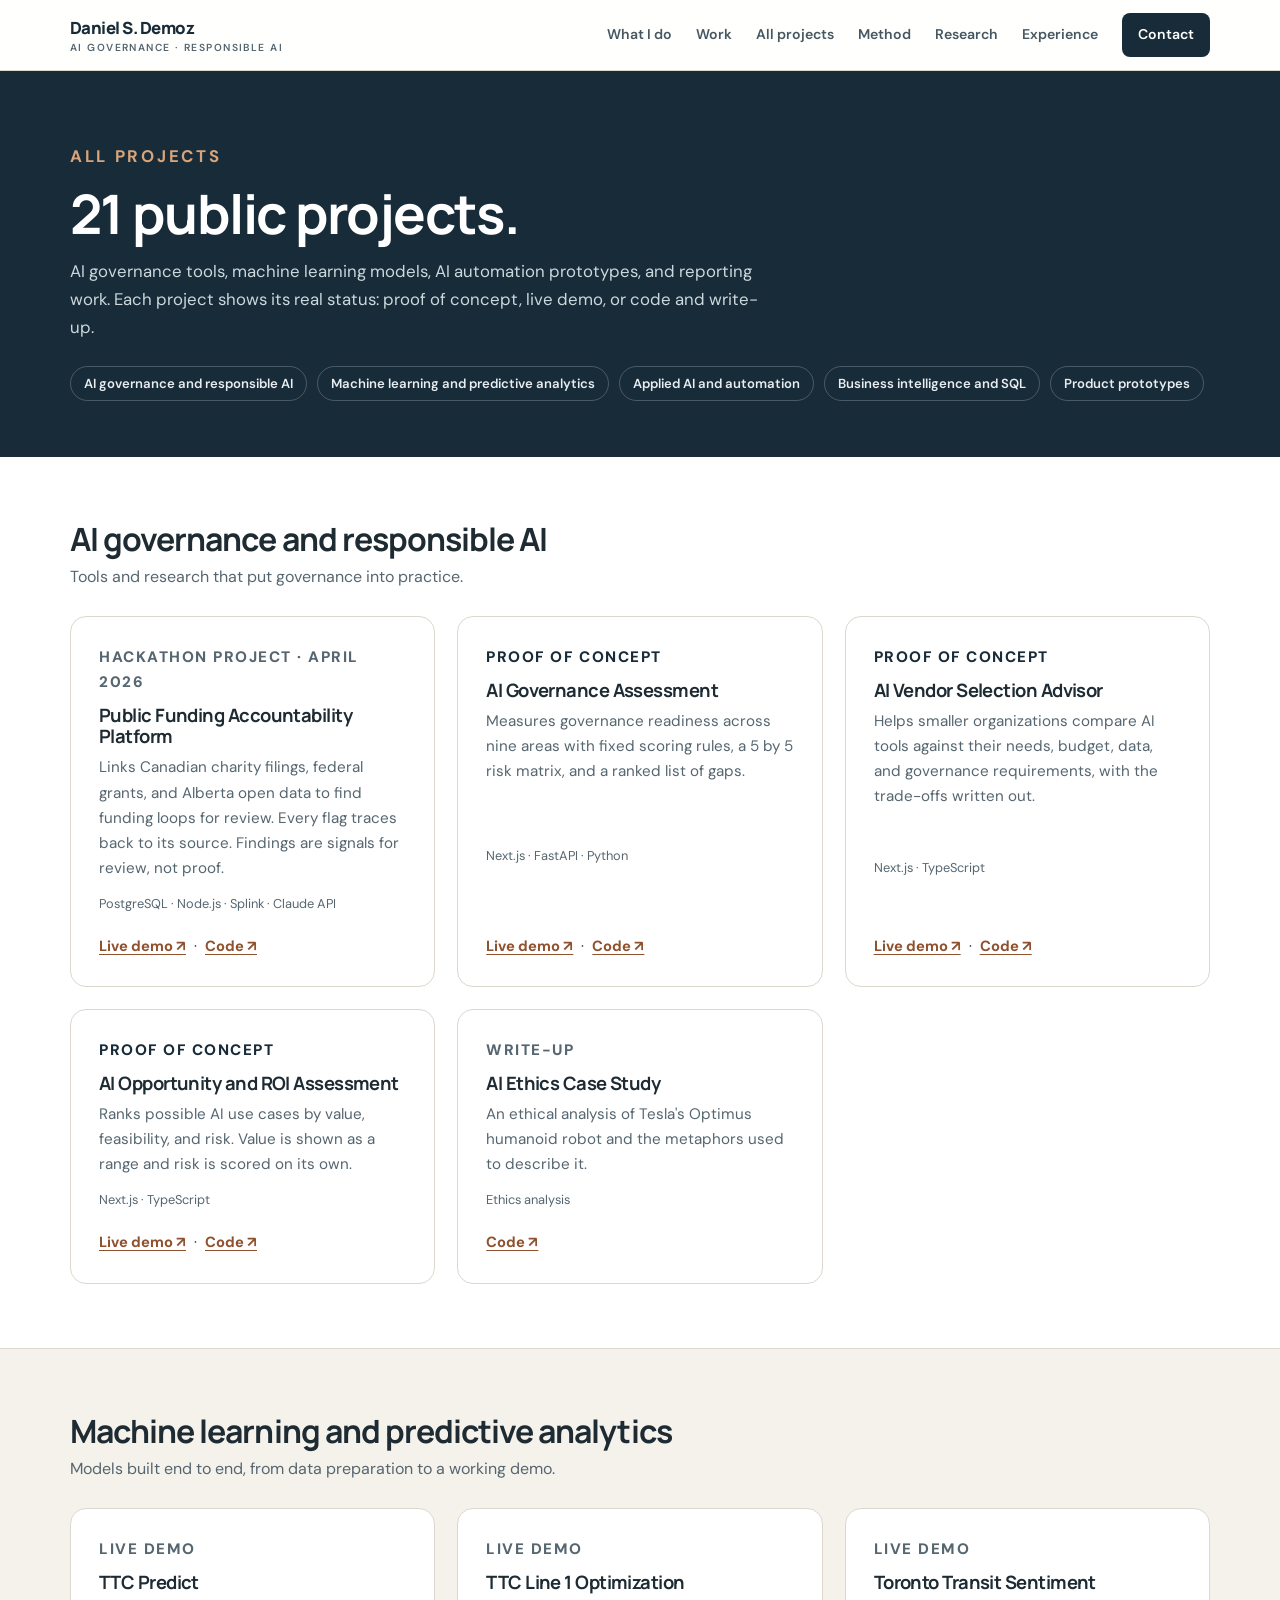
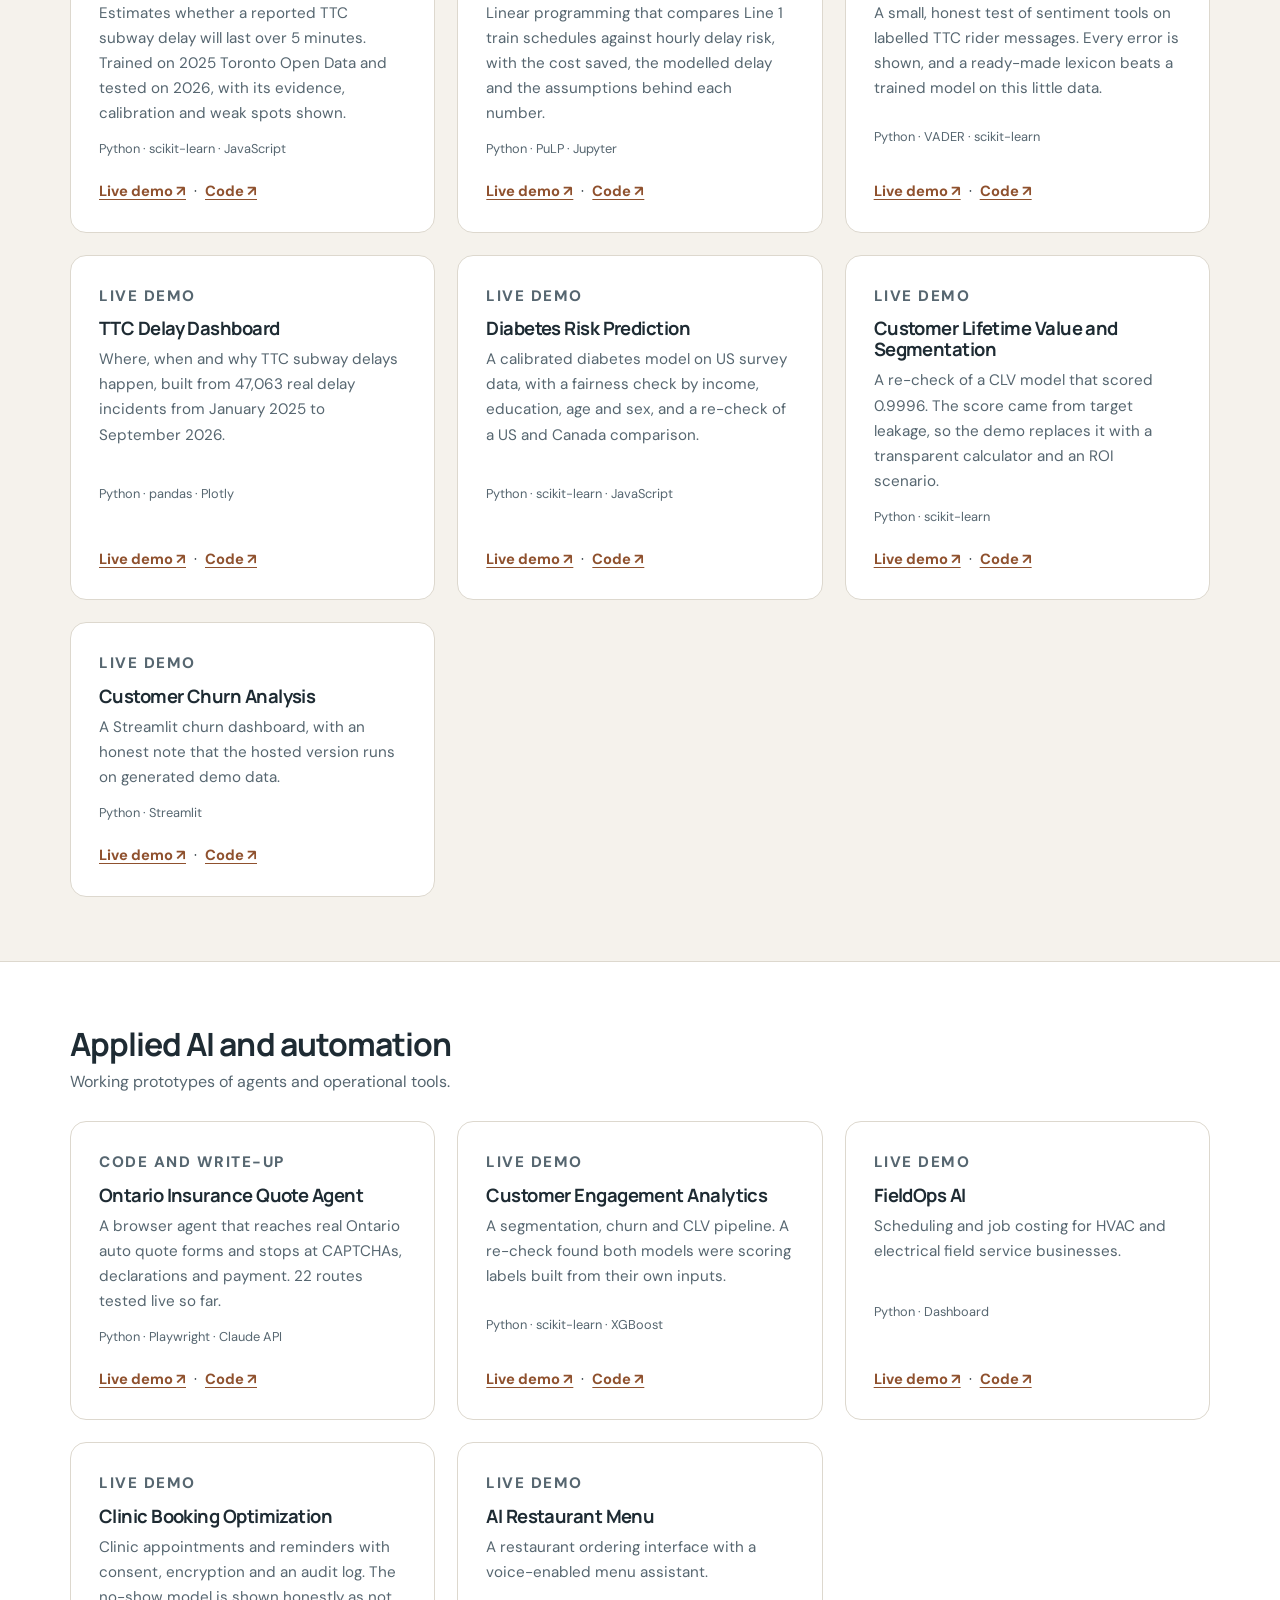
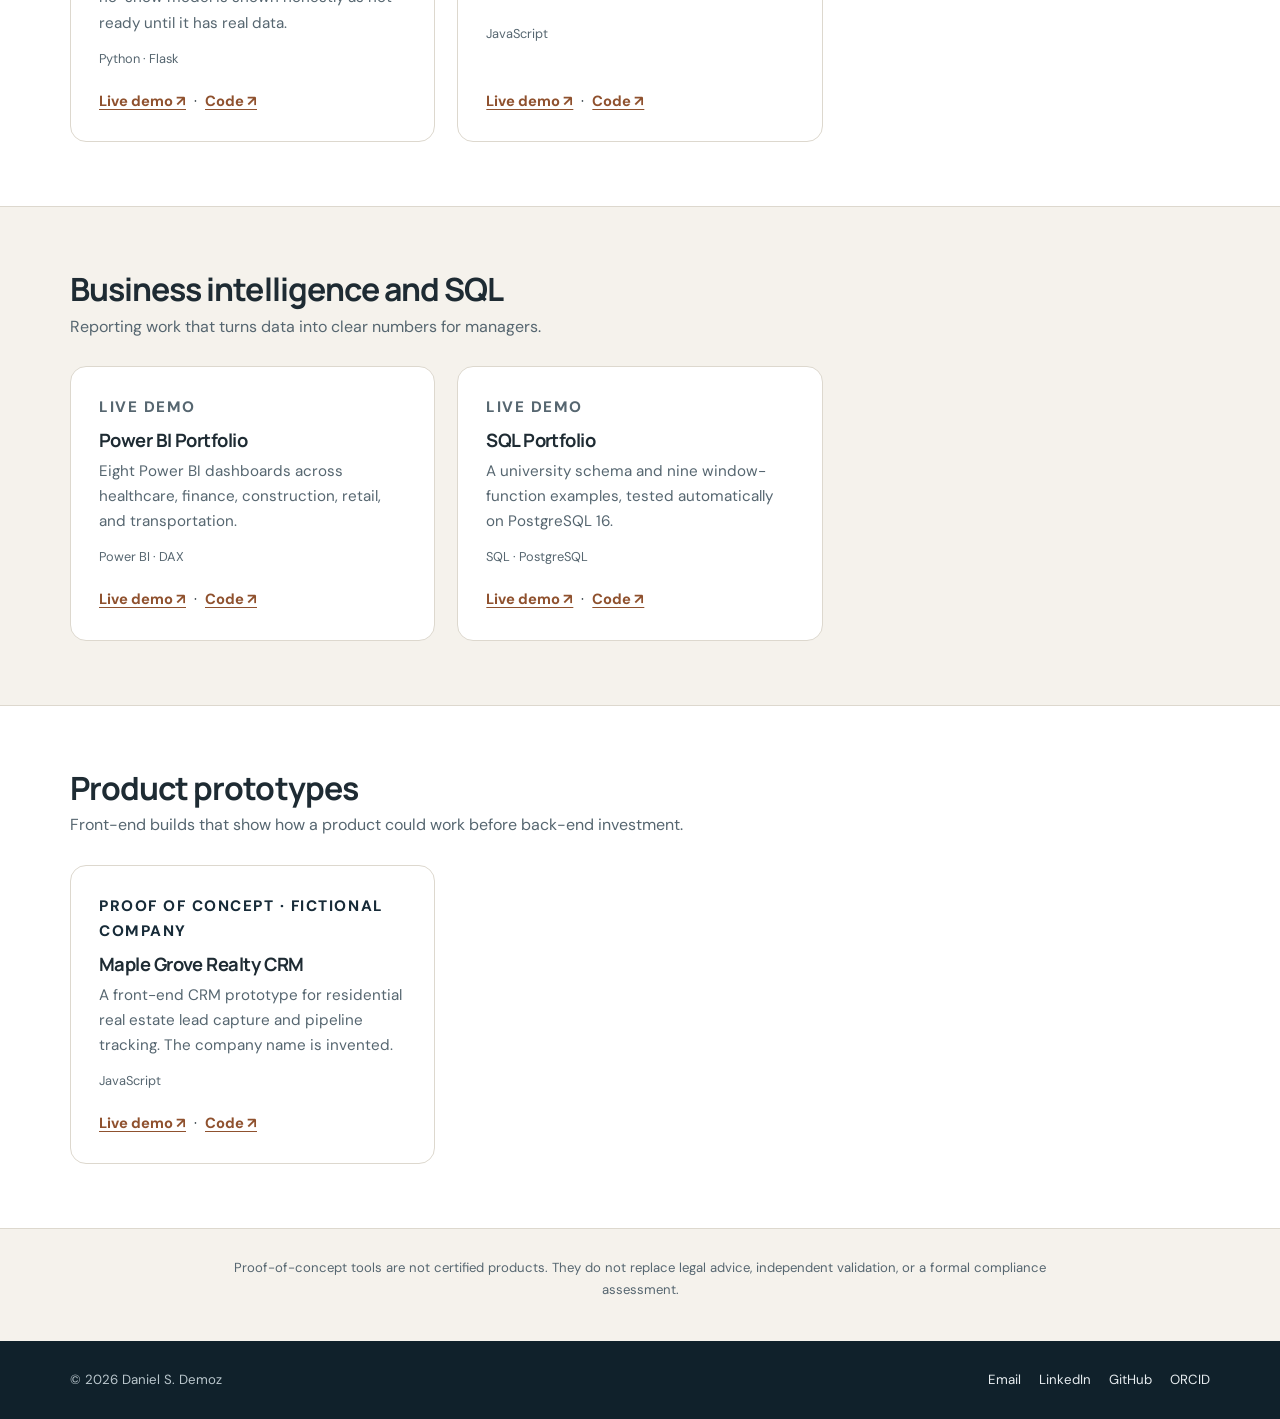
<file: projects.html>
<!doctype html>
<html lang="en">
<head>
  <meta charset="utf-8">
  <meta name="viewport" content="width=device-width, initial-scale=1">
  <title>All projects | Daniel S. Demoz</title>
  <meta name="description" content="All public projects by Daniel S. Demoz: AI governance tools, machine learning models, AI automation prototypes, Power BI and SQL work.">
  <meta name="author" content="Daniel S. Demoz">
  <meta name="theme-color" content="#172b38">
  <link rel="canonical" href="https://danieldemoz.com/projects">
  <meta property="og:type" content="website">
  <meta property="og:title" content="All projects | Daniel S. Demoz">
  <meta property="og:description" content="AI governance tools, machine learning models, AI automation prototypes, Power BI and SQL work.">
  <meta property="og:url" content="https://danieldemoz.com/projects">
  <meta property="og:image" content="https://danieldemoz.com/og-image.jpg">
  <meta name="twitter:card" content="summary_large_image">
  <link rel="icon" href="data:image/svg+xml,%3Csvg xmlns='http://www.w3.org/2000/svg' viewBox='0 0 64 64'%3E%3Crect width='64' height='64' rx='14' fill='%23172b38'/%3E%3Ctext x='32' y='42' text-anchor='middle' font-family='Arial' font-weight='700' font-size='26' fill='%23d7a47b'%3EDD%3C/text%3E%3C/svg%3E">
  <link rel="preconnect" href="https://fonts.googleapis.com">
  <link rel="preconnect" href="https://fonts.gstatic.com" crossorigin>
  <link href="https://fonts.googleapis.com/css2?family=DM+Sans:ital,wght@0,400;0,500;0,600;0,700;1,400&family=Manrope:wght@600;700;800&display=swap" rel="stylesheet">
  <style>
    :root {
      --navy: #172b38; --navy-2: #1f3a49; --navy-3: #10212b;
      --ink: #1e2b33; --muted: #566670; --paper: #f5f2ec; --white: #fff;
      --line: #ddd8ce; --line-2: #e9e4db;
      --copper: #b87548; --copper-dark: #8f512e; --copper-light: #d7a47b; --soft-copper: #f6ece2;
      --soft-blue: #eaf0f2;
      --radius: 16px; --shadow: 0 16px 40px rgba(23,43,56,.08); --max: 1140px;
    }
    * { box-sizing: border-box; }
    html { scroll-behavior: smooth; scroll-padding-top: 84px; }
    body { margin: 0; background: var(--paper); color: var(--ink); font-family: "DM Sans", system-ui, -apple-system, "Segoe UI", sans-serif; line-height: 1.65; -webkit-font-smoothing: antialiased; }
    img { max-width: 100%; height: auto; display: block; }
    a { color: inherit; }
    a:focus-visible, button:focus-visible { outline: 3px solid var(--copper); outline-offset: 3px; border-radius: 4px; }
    h1, h2, h3, .display { font-family: Manrope, "DM Sans", sans-serif; letter-spacing: -.03em; line-height: 1.15; margin: 0; }
    h2 { font-size: clamp(1.85rem, 3vw, 2.6rem); margin: .3rem 0 1rem; }
    h3 { font-size: 1.18rem; margin-bottom: .5rem; }
    p { margin: 0 0 1rem; }
    .container { width: min(var(--max), calc(100% - 40px)); margin-inline: auto; }
    .section { padding: 92px 0; border-bottom: 1px solid var(--line); }
    .section.white { background: var(--white); }
    .section.blue { background: var(--soft-blue); }
    .eyebrow { color: var(--copper-dark); text-transform: uppercase; letter-spacing: .16em; font-size: .74rem; font-weight: 700; margin: 0 0 .7rem; }
    .section-head { max-width: 740px; margin: 0 auto 46px; text-align: center; }
    .section-head p { color: var(--muted); font-size: 1.05rem; }
    .small { font-size: .85rem; }
    .skip { position: absolute; left: -999px; top: 8px; background: #fff; padding: 8px 12px; z-index: 50; }
    .skip:focus { left: 8px; }

    /* Nav */
    .nav { position: sticky; top: 0; z-index: 20; background: rgba(255,255,255,.95); backdrop-filter: blur(14px); border-bottom: 1px solid var(--line); }
    .nav-inner { min-height: 70px; display: flex; align-items: center; justify-content: space-between; gap: 24px; }
    .brand { text-decoration: none; font: 800 1.05rem Manrope, sans-serif; letter-spacing: -.03em; white-space: nowrap; color: var(--navy); }
    .brand small { display: block; color: var(--muted); font: 600 .64rem "DM Sans", sans-serif; letter-spacing: .14em; text-transform: uppercase; margin-top: 2px; }
    .nav-links { display: flex; align-items: center; gap: 24px; }
    .nav-links a { text-decoration: none; font-size: .88rem; font-weight: 600; color: #465761; }
    .nav-links a:hover { color: var(--copper-dark); }
    .nav-links .nav-cta { background: var(--navy); color: #fff; padding: 10px 16px; border-radius: 8px; }
    .nav-links .nav-cta:hover { background: var(--navy-2); color: #fff; }
    .menu-toggle { display: none; background: transparent; border: 1px solid var(--line); padding: 8px 12px; border-radius: 8px; color: var(--navy); font: 600 .9rem "DM Sans", sans-serif; cursor: pointer; }

    /* Hero */
    .hero { position: relative; background: var(--navy); color: #fff; padding: 92px 0 84px; overflow: hidden; }
    .hero::before { content: ""; position: absolute; inset: 0; background-image: radial-gradient(rgba(255,255,255,.07) 1px, transparent 1px); background-size: 22px 22px; mask-image: linear-gradient(90deg, transparent 0%, #000 55%, #000 100%); -webkit-mask-image: linear-gradient(90deg, transparent 0%, #000 55%, #000 100%); pointer-events: none; }
    .hero::after { content: ""; position: absolute; left: 0; top: 0; bottom: 0; width: 6px; background: var(--copper); }
    .hero-grid { position: relative; display: grid; grid-template-columns: minmax(0, 1.5fr) minmax(250px, .7fr); align-items: center; gap: 64px; }
    .hero .eyebrow { color: var(--copper-light); }
    .hero h1 { color: #fff; font-size: clamp(2.5rem, 5.4vw, 4.4rem); margin: .4rem 0 1.4rem; max-width: 780px; letter-spacing: -.04em; }
    .hero h1 span { color: var(--copper-light); }
    .hero-lead { color: #f1f4f5; font-size: clamp(1.15rem, 2vw, 1.38rem); max-width: 660px; margin-bottom: 1rem; font-weight: 500; }
    .hero-copy { color: #c7d3d9; max-width: 640px; }
    .hero-actions { display: flex; flex-wrap: wrap; gap: 12px; margin-top: 30px; }
    .btn { display: inline-flex; align-items: center; justify-content: center; gap: 6px; min-height: 46px; padding: 12px 19px; border-radius: 8px; text-decoration: none; font-weight: 700; font-size: .92rem; transition: transform .18s ease, background .18s ease, border-color .18s ease; }
    .btn:hover { transform: translateY(-2px); }
    .facts { margin: 14px 0 16px; display: grid; gap: 8px; }
    .facts div { display: grid; grid-template-columns: 78px 1fr; gap: 10px; font-size: .9rem; line-height: 1.5; }
    .facts dt { font-weight: 700; color: var(--copper); text-transform: uppercase; letter-spacing: .06em; font-size: .72rem; padding-top: 3px; }
    .facts dd { margin: 0; color: var(--muted); }
    .btn-copper { background: var(--copper-light); color: #172b38; }
    .btn-copper:hover { background: #e6b991; }
    .btn-outline-light { border: 1px solid #7f9099; color: #fff; }
    .btn-outline-light:hover { background: rgba(255,255,255,.08); border-color: #b9c6cc; }
    .btn-outline { border: 1px solid var(--line); color: var(--navy); background: #fff; }
    .btn-outline:hover { border-color: var(--copper); }
    .hero-frameworks { margin-top: 34px; padding-top: 22px; border-top: 1px solid rgba(255,255,255,.12); display: flex; flex-wrap: wrap; gap: 8px; align-items: center; }
    .hero-frameworks span:first-child { color: #9fb0b8; font-size: .74rem; letter-spacing: .12em; text-transform: uppercase; font-weight: 700; margin-right: 6px; }
    .chip-dark { border: 1px solid rgba(255,255,255,.18); color: #dfe7ea; border-radius: 99px; padding: 4px 11px; font-size: .76rem; font-weight: 600; }
    .portrait-wrap { max-width: 320px; justify-self: end; width: 100%; }
    .portrait { border-radius: 18px; overflow: hidden; border: 1px solid rgba(255,255,255,.18); background: var(--navy-2); box-shadow: 0 28px 70px rgba(0,0,0,.28); }
    .portrait img { width: 100%; aspect-ratio: 4 / 5; object-fit: cover; object-position: center 20%; }
    .portrait-note { color: #c7d3d9; font-size: .8rem; padding: 13px 16px; border-top: 1px solid rgba(255,255,255,.12); display: flex; justify-content: space-between; gap: 8px; }
    .portrait-note strong { color: #fff; font-weight: 600; }

    /* Proof strip */
    .proof { background: #e9e4db; border-bottom: 1px solid var(--line); }
    .proof-grid { display: grid; grid-template-columns: repeat(4, 1fr); }
    .proof-item { padding: 28px 22px; border-right: 1px solid #d4cec2; }
    .proof-item:last-child { border-right: 0; }
    .proof-value { display: block; font: 800 clamp(1.2rem, 2vw, 1.6rem) Manrope, sans-serif; letter-spacing: -.035em; color: var(--navy); margin-bottom: 4px; }
    .proof-value em { font-style: italic; }
    .proof-label { color: var(--muted); font-size: .83rem; line-height: 1.45; }

    /* Cards */
    .grid-2 { display: grid; grid-template-columns: repeat(2, minmax(0, 1fr)); gap: 22px; }
    .grid-3 { display: grid; grid-template-columns: repeat(3, minmax(0, 1fr)); gap: 22px; }
    .card { background: #fff; border: 1px solid var(--line); border-radius: var(--radius); padding: 28px; transition: box-shadow .2s ease; }
    .card:hover { box-shadow: var(--shadow); }
    .card p { color: var(--muted); font-size: .95rem; }
    .tag-row { display: flex; flex-wrap: wrap; gap: 7px; margin: 14px 0 18px; }
    .tag { border: 1px solid var(--line); background: #fbfaf7; color: #43535d; border-radius: 99px; padding: 4px 10px; font-size: .75rem; font-weight: 600; }
    .link { color: var(--copper-dark); font-weight: 700; text-decoration: underline; text-decoration-thickness: 1px; text-underline-offset: 3px; }
    .link:hover { color: var(--navy); }
    .step-num { display: inline-grid; place-items: center; width: 34px; height: 34px; border-radius: 10px; background: var(--navy); color: #fff; font: 700 .8rem Manrope, sans-serif; }
    .label { color: var(--copper-dark); text-transform: uppercase; letter-spacing: .1em; font-size: .7rem; font-weight: 800; margin: 0 0 .9rem; }
    .gives { margin: auto 0 0; padding-top: 14px; border-top: 1px solid var(--line-2); font-size: .9rem; color: var(--ink) !important; font-style: italic; }
    .gives b { font-style: normal; color: var(--copper-dark); font-weight: 700; }

    /* What I do */
    .depth-now { display: grid; grid-template-columns: 1.2fr .8fr; gap: 0; background: #fff; border: 1px solid var(--line); border-radius: 20px; overflow: hidden; box-shadow: var(--shadow); margin-bottom: 22px; }
    .depth-now-main { padding: 34px 36px; border-left: 5px solid var(--copper); display: flex; flex-direction: column; }
    .depth-now-side { background: var(--soft-copper); padding: 34px 32px; }
    .depth-now-side h4 { font: 700 .74rem "DM Sans", sans-serif; text-transform: uppercase; letter-spacing: .14em; color: var(--copper-dark); margin: 0 0 14px; }
    .now-pill { display: inline-block; background: var(--copper); color: #fff; font-size: .7rem; font-weight: 800; letter-spacing: .12em; text-transform: uppercase; padding: 3px 10px; border-radius: 99px; margin-left: 8px; vertical-align: middle; }
    .fw-list { list-style: none; padding: 0; margin: 0; }
    .fw-list li { padding: 10px 0; border-bottom: 1px solid #ead9c8; font-weight: 600; font-size: .93rem; color: var(--ink); }
    .fw-list li:last-child { border-bottom: 0; }
    .fw-list li span { display: block; font-weight: 400; color: var(--muted); font-size: .82rem; }
    .depth-card { display: flex; flex-direction: column; }
    .depth-card h3 { margin-top: 14px; }
    .foundation { display: grid; grid-template-columns: 260px 1fr; gap: 28px; align-items: start; background: transparent; border: 1px dashed #cfc8bb; border-radius: var(--radius); padding: 24px 28px; margin-top: 22px; }
    .foundation h3 { font-size: 1.05rem; margin-top: 12px; }
    .foundation p { color: var(--muted); font-size: .93rem; }

    /* Work */
    .featured { background: #fff; border: 1px solid var(--line); border-radius: 22px; overflow: hidden; display: grid; grid-template-columns: .9fr 1.1fr; box-shadow: var(--shadow); }
    .featured-aside { background: var(--navy); color: #fff; padding: 34px; display: flex; flex-direction: column; gap: 26px; }
    .featured-aside .eyebrow { color: var(--copper-light); }
    .featured-aside h3 { color: #fff; font-size: 1.6rem; }
    .featured-aside p { color: #cdd8dd; font-size: .93rem; }
    .featured-number { font: 800 clamp(2rem, 4vw, 3rem) Manrope, sans-serif; letter-spacing: -.05em; line-height: 1; }
    .featured-number-label { color: #cdd8dd; font-size: .8rem; margin-top: 8px; }
    .shot { border-radius: 10px; overflow: hidden; border: 1px solid var(--line); background: #f3f1ec; }
    .shot-bar { display: flex; gap: 5px; padding: 8px 10px; background: #ece8e1; border-bottom: 1px solid var(--line); }
    .shot-bar i { width: 8px; height: 8px; border-radius: 50%; background: #cfc8bb; }
    .shot img { width: 100%; aspect-ratio: 5 / 3; object-fit: cover; object-position: top; }
    .featured-aside .shot { border-color: rgba(255,255,255,.15); }
    .featured-aside .shot-bar { background: #223f4f; border-color: rgba(255,255,255,.1); }
    .featured-aside .shot-bar i { background: #4c6672; }
    .featured-body { padding: 34px 36px; }
    .featured-body > p { color: var(--muted); }
    .pipeline { display: flex; flex-wrap: wrap; align-items: stretch; gap: 0; margin: 22px 0 8px; }
    .pipe { flex: 1 1 0; min-width: 96px; background: var(--soft-blue); border: 1px solid #d4dfe3; padding: 10px 10px 9px; position: relative; font-size: .76rem; line-height: 1.3; color: var(--navy); font-weight: 700; }
    .pipe small { display: block; font-weight: 500; color: var(--muted); margin-top: 3px; font-size: .7rem; }
    .pipe + .pipe { border-left: 0; }
    .pipe:first-child { border-radius: 10px 0 0 10px; }
    .pipe:last-child { border-radius: 0 10px 10px 0; background: var(--soft-copper); border-color: #ead9c8; color: var(--copper-dark); }
    .pipe-caption { font-size: .78rem; color: var(--muted); margin-bottom: 18px; }
    .check-list { padding: 0; list-style: none; margin: 14px 0 18px; }
    .check-list li { position: relative; padding-left: 26px; margin: 8px 0; color: var(--muted); font-size: .94rem; }
    .check-list li::before { content: "✓"; position: absolute; left: 0; color: var(--copper-dark); font-weight: 800; }
    .lesson { background: var(--paper); border-radius: 12px; padding: 14px 16px; font-size: .92rem; margin-bottom: 20px; }
    .project-card { display: flex; flex-direction: column; padding: 0; overflow: hidden; }
    .project-card .shot { border: 0; border-bottom: 1px solid var(--line); border-radius: 0; }
    .project-body { padding: 22px 24px 24px; display: flex; flex-direction: column; flex: 1; }
    .project-body p { font-size: .92rem; }
    .project-body .focus { font-size: .85rem; color: var(--ink); }
    .project-body .focus b { color: var(--copper-dark); }
    .project-links { margin-top: auto; padding-top: 8px; font-size: .92rem; }
    .case { margin-top: 24px; background: #fff; border: 1px solid var(--line); border-radius: 22px; padding: 34px 36px; box-shadow: var(--shadow); }
    .case-head { display: grid; grid-template-columns: 1.1fr .9fr; gap: 28px; align-items: start; margin-bottom: 22px; }
    .case-head h3 { font-size: 1.5rem; margin: 0 0 10px; }
    .case-head p { color: var(--muted); margin: 0 0 10px; }
    .case h4 { font-size: .78rem; text-transform: uppercase; letter-spacing: .1em; color: var(--copper-dark); margin: 0 0 10px; }
    .case-table { width: 100%; border-collapse: collapse; font-size: .9rem; margin: 0 0 24px; }
    .case-table th, .case-table td { text-align: left; vertical-align: top; padding: 11px 12px; border-bottom: 1px solid var(--line); }
    .case-table th { font-size: .74rem; text-transform: uppercase; letter-spacing: .08em; color: var(--navy); background: var(--paper); }
    .case-table td { color: var(--muted); }
    .case-table td:first-child { color: var(--navy); font-weight: 600; width: 46%; }
    .rules { display: grid; grid-template-columns: 1fr 1fr; gap: 18px; margin-bottom: 18px; }
    .rules > div { border: 1px solid var(--line); border-radius: 14px; padding: 18px 20px; }
    .rules ul { margin: 0; padding-left: 18px; }
    .rules li { color: var(--muted); font-size: .9rem; margin: 7px 0; }
    .rules li b { color: var(--navy); }
    @media (max-width: 720px) { .case { padding: 24px 20px; } .case-head, .rules { grid-template-columns: 1fr; } .case-table td:first-child { width: auto; } }
    .disclaimer { font-size: .82rem; color: var(--muted); margin: 22px auto 0; max-width: 820px; text-align: center; }

    /* Method */
    .method-intro { max-width: 760px; margin: 0 auto 40px; text-align: center; }
    .method-intro p { color: var(--muted); font-size: 1.05rem; }
    .lifecycle { display: grid; grid-template-columns: repeat(3, 1fr); gap: 16px; position: relative; }
    .life-step { background: #fff; border: 1px solid var(--line); border-radius: 16px; padding: 24px; display: flex; flex-direction: column; position: relative; }
    .life-step.is-focus { border-color: var(--copper); box-shadow: 0 0 0 3px var(--soft-copper); }
    .life-step h3 { margin: 14px 0 6px; font-size: 1.1rem; }
    .life-step .q { color: var(--muted); font-size: .9rem; }
    .output { margin-top: auto; display: block; background: var(--soft-blue); border-radius: 10px; padding: 10px 12px; font-size: .83rem; color: var(--navy); }
    .output b { display: block; font-size: .66rem; letter-spacing: .14em; text-transform: uppercase; color: var(--copper-dark); margin-bottom: 2px; }
    .method-note { text-align: center; font-size: .85rem; color: var(--muted); margin: 22px 0 0; }

    /* Research */
    .book { display: grid; grid-template-columns: 150px 1fr; gap: 30px; align-items: center; background: #fff; border: 1px solid var(--line); border-radius: 20px; padding: 28px 32px; box-shadow: var(--shadow); margin-bottom: 18px; }
    .book img { width: 150px; border-radius: 6px; box-shadow: 0 14px 30px rgba(23,43,56,.2); }
    .book h3 { font-size: 1.5rem; }
    .book p { color: var(--muted); }
    .paper { display: grid; grid-template-columns: 52px 1fr; gap: 18px; padding: 24px; background: #fff; border: 1px solid var(--line); border-radius: 16px; }
    .paper-icon { width: 52px; height: 52px; display: grid; place-items: center; border-radius: 12px; color: var(--copper-dark); background: var(--soft-copper); }
    .paper-icon svg { width: 24px; height: 24px; }
    .paper p { color: var(--muted); font-size: .92rem; }
    .type { color: var(--copper-dark); font-size: .7rem; font-weight: 800; text-transform: uppercase; letter-spacing: .1em; margin-bottom: 6px; }
    .article { display: flex; flex-direction: column; }
    .article h3 { font-size: 1.05rem; }
    .article .link { margin-top: auto; }

    /* Experience */
    .timeline { border-top: 1px solid var(--line); }
    .timeline-item { display: grid; grid-template-columns: 200px 1fr; gap: 28px; padding: 26px 0; border-bottom: 1px solid var(--line); }
    .timeline-date { color: var(--copper-dark); font-weight: 700; font-size: .85rem; padding-top: 3px; }
    .timeline-item h3 { font-size: 1.12rem; margin-bottom: 2px; }
    .timeline-item .org { color: var(--ink); font-weight: 600; font-size: .92rem; margin-bottom: 8px; }
    .timeline-item ul { margin: 0; padding-left: 18px; color: var(--muted); font-size: .93rem; }
    .timeline-item li { margin: 4px 0; }
    .timeline-item p { color: var(--muted); font-size: .93rem; margin: 0; }
    .edu-grid { display: grid; grid-template-columns: repeat(2, 1fr); gap: 14px 28px; }
    .edu-grid div { font-size: .92rem; color: var(--muted); }
    .edu-grid strong { display: block; color: var(--ink); font-size: .95rem; }
    .status { display: inline-block; font-size: .72rem; font-weight: 700; color: var(--copper-dark); background: var(--soft-copper); border-radius: 99px; padding: 2px 9px; margin-left: 6px; }

    /* Contact */
    .contact-panel { position: relative; overflow: hidden; background: var(--navy); color: #fff; border-radius: 24px; padding: clamp(30px, 5vw, 58px); text-align: center; }
    .contact-panel::before { content: ""; position: absolute; inset: 0; background-image: radial-gradient(rgba(255,255,255,.06) 1px, transparent 1px); background-size: 22px 22px; pointer-events: none; }
    .contact-panel > * { position: relative; }
    .contact-panel .eyebrow { color: var(--copper-light); }
    .contact-panel h2 { color: #fff; }
    .contact-panel p { color: #cdd8dd; max-width: 640px; margin: 0 auto 24px; }
    .contact-links { display: flex; flex-wrap: wrap; justify-content: center; gap: 11px; }
    footer { background: var(--navy-3); color: #b9c6cc; padding: 28px 0; font-size: .83rem; }
    .footer-inner { display: flex; justify-content: space-between; align-items: center; gap: 20px; }
    .footer-links { display: flex; gap: 18px; }
    footer a { color: #e7edf0; text-decoration: none; }
    footer a:hover { color: var(--copper-light); }

    /* Responsive */
    @media (max-width: 960px) {
      .nav-links { gap: 14px; }
      .nav-links a { font-size: .82rem; }
      .hero-grid { gap: 36px; }
      .grid-3 { grid-template-columns: repeat(2, minmax(0, 1fr)); }
      .featured, .depth-now { grid-template-columns: 1fr; }
      .lifecycle { grid-template-columns: repeat(2, 1fr); }
    }
    @media (max-width: 720px) {
      .container { width: min(100% - 32px, var(--max)); }
      .section { padding: 64px 0; }
      .nav-inner { min-height: 62px; }
      .menu-toggle { display: inline-block; }
      .nav-links { display: none; position: absolute; top: 62px; left: 0; right: 0; padding: 12px 20px 20px; background: #fff; border-bottom: 1px solid var(--line); flex-direction: column; align-items: stretch; gap: 0; }
      .nav-links.open { display: flex; }
      .nav-links a { padding: 11px 4px; font-size: .96rem; }
      .nav-links .nav-cta { text-align: center; margin-top: 8px; }
      .hero { padding: 58px 0 56px; }
      .hero-grid { grid-template-columns: 1fr; gap: 32px; }
      .portrait-wrap { justify-self: start; max-width: 200px; order: -1; }
      .portrait-note { flex-direction: column; gap: 0; }
      .proof-grid { grid-template-columns: repeat(2, 1fr); }
      .proof-item { padding: 20px 14px; border-bottom: 1px solid #d4cec2; }
      .proof-item:nth-child(2) { border-right: 0; }
      .proof-item:nth-child(n+3) { border-bottom: 0; }
      .grid-2, .grid-3, .lifecycle, .edu-grid { grid-template-columns: 1fr; }
      .depth-now-main, .depth-now-side, .featured-body, .featured-aside { padding: 26px 22px; }
      .foundation { grid-template-columns: 1fr; gap: 6px; padding: 22px; }
      .pipe { flex: 1 1 45%; border-left: 1px solid #d4dfe3 !important; border-radius: 0 !important; }
      .pipeline { gap: 6px; }
      .pipe { border-radius: 8px !important; }
      .book { grid-template-columns: 90px 1fr; gap: 18px; padding: 22px; }
      .book img { width: 90px; }
      .book h3 { font-size: 1.2rem; }
      .paper { grid-template-columns: 1fr; gap: 12px; padding: 20px; }
      .timeline-item { grid-template-columns: 1fr; gap: 4px; }
      .footer-inner { flex-direction: column; align-items: flex-start; }
    }
    @media (prefers-reduced-motion: reduce) {
      html { scroll-behavior: auto; }
      *, *::before, *::after { transition-duration: .01ms !important; }
    }
  
    .phero { background: var(--navy); color: #fff; padding: 72px 0 56px; }
    .phero h1 { color: #fff; font-size: clamp(2.2rem, 5vw, 3.4rem); margin: 0 0 14px; }
    .phero p { color: #cdd8dd; max-width: 700px; font-size: 1.05rem; }
    .phero .eyebrow { color: var(--copper-light); }
    .jump { display: flex; flex-wrap: wrap; gap: 10px; margin-top: 24px; }
    .jump a { border: 1px solid rgba(255,255,255,.22); color: #e7edf0; border-radius: 99px; padding: 6px 13px; font-size: .82rem; font-weight: 600; text-decoration: none; }
    .jump a:hover { border-color: var(--copper-light); color: #fff; }
    .pgroup { padding: 64px 0; }
    .group-head { margin-bottom: 26px; }
    .group-head h2 { font-size: clamp(1.5rem, 3vw, 2rem); margin: 0 0 6px; }
    .group-head p { color: var(--muted); margin: 0; }
    .pcard { display: flex; flex-direction: column; }
    .pcard h3 { font-size: 1.15rem; margin: 0 0 8px; }
    .pcard p { margin: 0 0 12px; }
    .pcard .tech { font-size: .8rem; color: var(--muted); margin-top: auto; }
    .pcard .label { margin-bottom: .6rem; }
    .pcard .label.is-poc { color: var(--navy); }
  </style>
</head>
<body>
  <a class="skip" href="#main">Skip to content</a>

  <nav class="nav" aria-label="Main navigation">
    <div class="container nav-inner">
      <a class="brand" href="/">Daniel S. Demoz<small>AI governance · responsible AI</small></a>
      <button class="menu-toggle" type="button" aria-expanded="false" aria-controls="nav-links">Menu</button>
      <div class="nav-links" id="nav-links">
        <a href="/#focus">What I do</a>
        <a href="/#work">Work</a>
        <a href="/projects" aria-current="page">All projects</a>
        <a href="/#method">Method</a>
        <a href="/#research">Research</a>
        <a href="/#experience">Experience</a>
        <a class="nav-cta" href="/#contact">Contact</a>
      </div>
    </div>
  </nav>

  <main id="main">
    <header class="phero">
      <div class="container">
        <p class="eyebrow">All projects</p>
        <h1>21 public projects.</h1>
        <p>AI governance tools, machine learning models, AI automation prototypes, and reporting work. Each project shows its real status: proof of concept, live demo, or code and write-up.</p>
        <nav class="jump" aria-label="Project groups"><a href="#g1">AI governance and responsible AI</a><a href="#g2">Machine learning and predictive analytics</a><a href="#g3">Applied AI and automation</a><a href="#g4">Business intelligence and SQL</a><a href="#g5">Product prototypes</a></nav>
      </div>
    </header>

    <section class="section white pgroup" id="g1">
      <div class="container">
        <div class="group-head"><h2>AI governance and responsible AI</h2><p>Tools and research that put governance into practice.</p></div>
        <div class="grid-3">
          <article class="card pcard">
            <p class="label">Hackathon project · April 2026</p>
            <h3>Public Funding Accountability Platform</h3>
            <p>Links Canadian charity filings, federal grants, and Alberta open data to find funding loops for review. Every flag traces back to its source. Findings are signals for review, not proof.</p>
            <p class="tech">PostgreSQL · Node.js · Splink · Claude API</p>
            <div class="project-links"><a class="link" href="https://danieldemoz.github.io/evidence-ai-funding-audit/" target="_blank" rel="noopener">Live demo ↗</a> &nbsp;·&nbsp; <a class="link" href="https://github.com/DanielDemoz/evidence-ai-funding-audit" target="_blank" rel="noopener">Code ↗</a></div>
          </article>
          <article class="card pcard">
            <p class="label is-poc">Proof of concept</p>
            <h3>AI Governance Assessment</h3>
            <p>Measures governance readiness across nine areas with fixed scoring rules, a 5 by 5 risk matrix, and a ranked list of gaps.</p>
            <p class="tech">Next.js · FastAPI · Python</p>
            <div class="project-links"><a class="link" href="https://danieldemoz.github.io/ai-governance-assessment/" target="_blank" rel="noopener">Live demo ↗</a> &nbsp;·&nbsp; <a class="link" href="https://github.com/DanielDemoz/ai-governance-assessment" target="_blank" rel="noopener">Code ↗</a></div>
          </article>
          <article class="card pcard">
            <p class="label is-poc">Proof of concept</p>
            <h3>AI Vendor Selection Advisor</h3>
            <p>Helps smaller organizations compare AI tools against their needs, budget, data, and governance requirements, with the trade-offs written out.</p>
            <p class="tech">Next.js · TypeScript</p>
            <div class="project-links"><a class="link" href="https://danieldemoz.github.io/ai-vendor-selection-governance-advisor/" target="_blank" rel="noopener">Live demo ↗</a> &nbsp;·&nbsp; <a class="link" href="https://github.com/DanielDemoz/ai-vendor-selection-governance-advisor" target="_blank" rel="noopener">Code ↗</a></div>
          </article>
          <article class="card pcard">
            <p class="label is-poc">Proof of concept</p>
            <h3>AI Opportunity and ROI Assessment</h3>
            <p>Ranks possible AI use cases by value, feasibility, and risk. Value is shown as a range and risk is scored on its own.</p>
            <p class="tech">Next.js · TypeScript</p>
            <div class="project-links"><a class="link" href="https://danieldemoz.github.io/ai-opportunity-roi-assessment/" target="_blank" rel="noopener">Live demo ↗</a> &nbsp;·&nbsp; <a class="link" href="https://github.com/DanielDemoz/ai-opportunity-roi-assessment" target="_blank" rel="noopener">Code ↗</a></div>
          </article>
          <article class="card pcard">
            <p class="label">Write-up</p>
            <h3>AI Ethics Case Study</h3>
            <p>An ethical analysis of Tesla&#x27;s Optimus humanoid robot and the metaphors used to describe it.</p>
            <p class="tech">Ethics analysis</p>
            <div class="project-links"><a class="link" href="https://github.com/DanielDemoz/ai-ethics-case-study" target="_blank" rel="noopener">Code ↗</a></div>
          </article>
        </div>
      </div>
    </section>
    <section class="section  pgroup" id="g2">
      <div class="container">
        <div class="group-head"><h2>Machine learning and predictive analytics</h2><p>Models built end to end, from data preparation to a working demo.</p></div>
        <div class="grid-3">
          <article class="card pcard">
            <p class="label">Live demo</p>
            <h3>TTC Predict</h3>
            <p>Estimates whether a reported TTC subway delay will last over 5 minutes. Trained on 2025 Toronto Open Data and tested on 2026, with its evidence, calibration and weak spots shown.</p>
            <p class="tech">Python · scikit-learn · JavaScript</p>
            <div class="project-links"><a class="link" href="https://danieldemoz.github.io/ttc-predict/" target="_blank" rel="noopener">Live demo ↗</a> &nbsp;·&nbsp; <a class="link" href="https://github.com/DanielDemoz/ttc-predict" target="_blank" rel="noopener">Code ↗</a></div>
          </article>
          <article class="card pcard">
            <p class="label">Live demo</p>
            <h3>TTC Line 1 Optimization</h3>
            <p>Linear programming that compares Line 1 train schedules against hourly delay risk, with the cost saved, the modelled delay and the assumptions behind each number.</p>
            <p class="tech">Python · PuLP · Jupyter</p>
            <div class="project-links"><a class="link" href="https://danieldemoz.github.io/TTC-Line1-Optimization/" target="_blank" rel="noopener">Live demo ↗</a> &nbsp;·&nbsp; <a class="link" href="https://github.com/DanielDemoz/TTC-Line1-Optimization" target="_blank" rel="noopener">Code ↗</a></div>
          </article>
          <article class="card pcard">
            <p class="label">Live demo</p>
            <h3>Toronto Transit Sentiment</h3>
            <p>A small, honest test of sentiment tools on labelled TTC rider messages. Every error is shown, and a ready-made lexicon beats a trained model on this little data.</p>
            <p class="tech">Python · VADER · scikit-learn</p>
            <div class="project-links"><a class="link" href="https://danieldemoz.github.io/toronto-transit-sentiment-nlp/" target="_blank" rel="noopener">Live demo ↗</a> &nbsp;·&nbsp; <a class="link" href="https://github.com/DanielDemoz/toronto-transit-sentiment-nlp" target="_blank" rel="noopener">Code ↗</a></div>
          </article>
          <article class="card pcard">
            <p class="label">Live demo</p>
            <h3>TTC Delay Dashboard</h3>
            <p>Where, when and why TTC subway delays happen, built from 47,063 real delay incidents from January 2025 to September 2026.</p>
            <p class="tech">Python · pandas · Plotly</p>
            <div class="project-links"><a class="link" href="https://danieldemoz.github.io/interactive-transit-dashboard/" target="_blank" rel="noopener">Live demo ↗</a> &nbsp;·&nbsp; <a class="link" href="https://github.com/DanielDemoz/interactive-transit-dashboard" target="_blank" rel="noopener">Code ↗</a></div>
          </article>
          <article class="card pcard">
            <p class="label">Live demo</p>
            <h3>Diabetes Risk Prediction</h3>
            <p>A calibrated diabetes model on US survey data, with a fairness check by income, education, age and sex, and a re-check of a US and Canada comparison.</p>
            <p class="tech">Python · scikit-learn · JavaScript</p>
            <div class="project-links"><a class="link" href="https://danieldemoz.github.io/Diabetes-Risk-Prediction-Using-BRFSS-US-and-CCHS-Canada/" target="_blank" rel="noopener">Live demo ↗</a> &nbsp;·&nbsp; <a class="link" href="https://github.com/DanielDemoz/Diabetes-Risk-Prediction-Using-BRFSS-US-and-CCHS-Canada" target="_blank" rel="noopener">Code ↗</a></div>
          </article>
          <article class="card pcard">
            <p class="label">Live demo</p>
            <h3>Customer Lifetime Value and Segmentation</h3>
            <p>A re-check of a CLV model that scored 0.9996. The score came from target leakage, so the demo replaces it with a transparent calculator and an ROI scenario.</p>
            <p class="tech">Python · scikit-learn</p>
            <div class="project-links"><a class="link" href="https://danieldemoz.github.io/customer-segmentation-clv/" target="_blank" rel="noopener">Live demo ↗</a> &nbsp;·&nbsp; <a class="link" href="https://github.com/DanielDemoz/customer-segmentation-clv" target="_blank" rel="noopener">Code ↗</a></div>
          </article>
          <article class="card pcard">
            <p class="label">Live demo</p>
            <h3>Customer Churn Analysis</h3>
            <p>A Streamlit churn dashboard, with an honest note that the hosted version runs on generated demo data.</p>
            <p class="tech">Python · Streamlit</p>
            <div class="project-links"><a class="link" href="https://danieldemoz.github.io/ecommerce-churn-analysis/" target="_blank" rel="noopener">Live demo ↗</a> &nbsp;·&nbsp; <a class="link" href="https://github.com/DanielDemoz/ecommerce-churn-analysis" target="_blank" rel="noopener">Code ↗</a></div>
          </article>
        </div>
      </div>
    </section>
    <section class="section white pgroup" id="g3">
      <div class="container">
        <div class="group-head"><h2>Applied AI and automation</h2><p>Working prototypes of agents and operational tools.</p></div>
        <div class="grid-3">
          <article class="card pcard">
            <p class="label">Code and write-up</p>
            <h3>Ontario Insurance Quote Agent</h3>
            <p>A browser agent that reaches real Ontario auto quote forms and stops at CAPTCHAs, declarations and payment. 22 routes tested live so far.</p>
            <p class="tech">Python · Playwright · Claude API</p>
            <div class="project-links"><a class="link" href="https://danieldemoz.github.io/ontario-quote-agent/" target="_blank" rel="noopener">Live demo ↗</a> &nbsp;·&nbsp; <a class="link" href="https://github.com/DanielDemoz/ontario-quote-agent" target="_blank" rel="noopener">Code ↗</a></div>
          </article>
          <article class="card pcard">
            <p class="label">Live demo</p>
            <h3>Customer Engagement Analytics</h3>
            <p>A segmentation, churn and CLV pipeline. A re-check found both models were scoring labels built from their own inputs.</p>
            <p class="tech">Python · scikit-learn · XGBoost</p>
            <div class="project-links"><a class="link" href="https://danieldemoz.github.io/brukd-ai-customer-engagement/" target="_blank" rel="noopener">Live demo ↗</a> &nbsp;·&nbsp; <a class="link" href="https://github.com/DanielDemoz/brukd-ai-customer-engagement" target="_blank" rel="noopener">Code ↗</a></div>
          </article>
          <article class="card pcard">
            <p class="label">Live demo</p>
            <h3>FieldOps AI</h3>
            <p>Scheduling and job costing for HVAC and electrical field service businesses.</p>
            <p class="tech">Python · Dashboard</p>
            <div class="project-links"><a class="link" href="https://danieldemoz.github.io/fieldops-ai/demo.html" target="_blank" rel="noopener">Live demo ↗</a> &nbsp;·&nbsp; <a class="link" href="https://github.com/DanielDemoz/fieldops-ai" target="_blank" rel="noopener">Code ↗</a></div>
          </article>
          <article class="card pcard">
            <p class="label">Live demo</p>
            <h3>Clinic Booking Optimization</h3>
            <p>Clinic appointments and reminders with consent, encryption and an audit log. The no-show model is shown honestly as not ready until it has real data.</p>
            <p class="tech">Python · Flask</p>
            <div class="project-links"><a class="link" href="https://danieldemoz.github.io/ai-booking-optimization/" target="_blank" rel="noopener">Live demo ↗</a> &nbsp;·&nbsp; <a class="link" href="https://github.com/DanielDemoz/ai-booking-optimization" target="_blank" rel="noopener">Code ↗</a></div>
          </article>
          <article class="card pcard">
            <p class="label">Live demo</p>
            <h3>AI Restaurant Menu</h3>
            <p>A restaurant ordering interface with a voice-enabled menu assistant.</p>
            <p class="tech">JavaScript</p>
            <div class="project-links"><a class="link" href="https://danieldemoz.github.io/ai-restaurant-menu/public/index.html" target="_blank" rel="noopener">Live demo ↗</a> &nbsp;·&nbsp; <a class="link" href="https://github.com/DanielDemoz/ai-restaurant-menu" target="_blank" rel="noopener">Code ↗</a></div>
          </article>
        </div>
      </div>
    </section>
    <section class="section  pgroup" id="g4">
      <div class="container">
        <div class="group-head"><h2>Business intelligence and SQL</h2><p>Reporting work that turns data into clear numbers for managers.</p></div>
        <div class="grid-3">
          <article class="card pcard">
            <p class="label">Live demo</p>
            <h3>Power BI Portfolio</h3>
            <p>Eight Power BI dashboards across healthcare, finance, construction, retail, and transportation.</p>
            <p class="tech">Power BI · DAX</p>
            <div class="project-links"><a class="link" href="https://danieldemoz.github.io/PowerBI-Portfolio-Daniel-D/" target="_blank" rel="noopener">Live demo ↗</a> &nbsp;·&nbsp; <a class="link" href="https://github.com/DanielDemoz/PowerBI-Portfolio-Daniel-D" target="_blank" rel="noopener">Code ↗</a></div>
          </article>
          <article class="card pcard">
            <p class="label">Live demo</p>
            <h3>SQL Portfolio</h3>
            <p>A university schema and nine window-function examples, tested automatically on PostgreSQL 16.</p>
            <p class="tech">SQL · PostgreSQL</p>
            <div class="project-links"><a class="link" href="https://danieldemoz.github.io/sql-portfolio/" target="_blank" rel="noopener">Live demo ↗</a> &nbsp;·&nbsp; <a class="link" href="https://github.com/DanielDemoz/sql-portfolio" target="_blank" rel="noopener">Code ↗</a></div>
          </article>
        </div>
      </div>
    </section>
    <section class="section white pgroup" id="g5">
      <div class="container">
        <div class="group-head"><h2>Product prototypes</h2><p>Front-end builds that show how a product could work before back-end investment.</p></div>
        <div class="grid-3">
          <article class="card pcard">
            <p class="label is-poc">Proof of concept · fictional company</p>
            <h3>Maple Grove Realty CRM</h3>
            <p>A front-end CRM prototype for residential real estate lead capture and pipeline tracking. The company name is invented.</p>
            <p class="tech">JavaScript</p>
            <div class="project-links"><a class="link" href="https://danieldemoz.github.io/maple-grove-realty-crm/" target="_blank" rel="noopener">Live demo ↗</a> &nbsp;·&nbsp; <a class="link" href="https://github.com/DanielDemoz/maple-grove-realty-crm" target="_blank" rel="noopener">Code ↗</a></div>
          </article>
        </div>
      </div>
    </section>
    <p class="disclaimer" style="margin:28px auto 40px">Proof-of-concept tools are not certified products. They do not replace legal advice, independent validation, or a formal compliance assessment.</p>
  </main>

  <footer>
    <div class="container footer-inner">
      <p style="margin:0">© 2026 Daniel S. Demoz</p>
      <div class="footer-links">
        <a href="mailto:asbdansi9@gmail.com">Email</a>
        <a href="https://www.linkedin.com/in/daniel-s-demoz" target="_blank" rel="noopener">LinkedIn</a>
        <a href="https://github.com/DanielDemoz" target="_blank" rel="noopener">GitHub</a>
        <a href="https://orcid.org/0009-0006-3072-7309" target="_blank" rel="noopener">ORCID</a>
      </div>
    </div>
  </footer>

  <script>
    (function () {
      var toggle = document.querySelector('.menu-toggle');
      var links = document.getElementById('nav-links');
      if (!toggle || !links) return;
      toggle.addEventListener('click', function () {
        var open = toggle.getAttribute('aria-expanded') === 'true';
        toggle.setAttribute('aria-expanded', String(!open));
        toggle.textContent = open ? 'Menu' : 'Close';
        links.classList.toggle('open', !open);
      });
      links.querySelectorAll('a').forEach(function (a) {
        a.addEventListener('click', function () {
          links.classList.remove('open');
          toggle.setAttribute('aria-expanded', 'false');
          toggle.textContent = 'Menu';
        });
      });
    })();
  </script>
</body>
</html>
</file>
